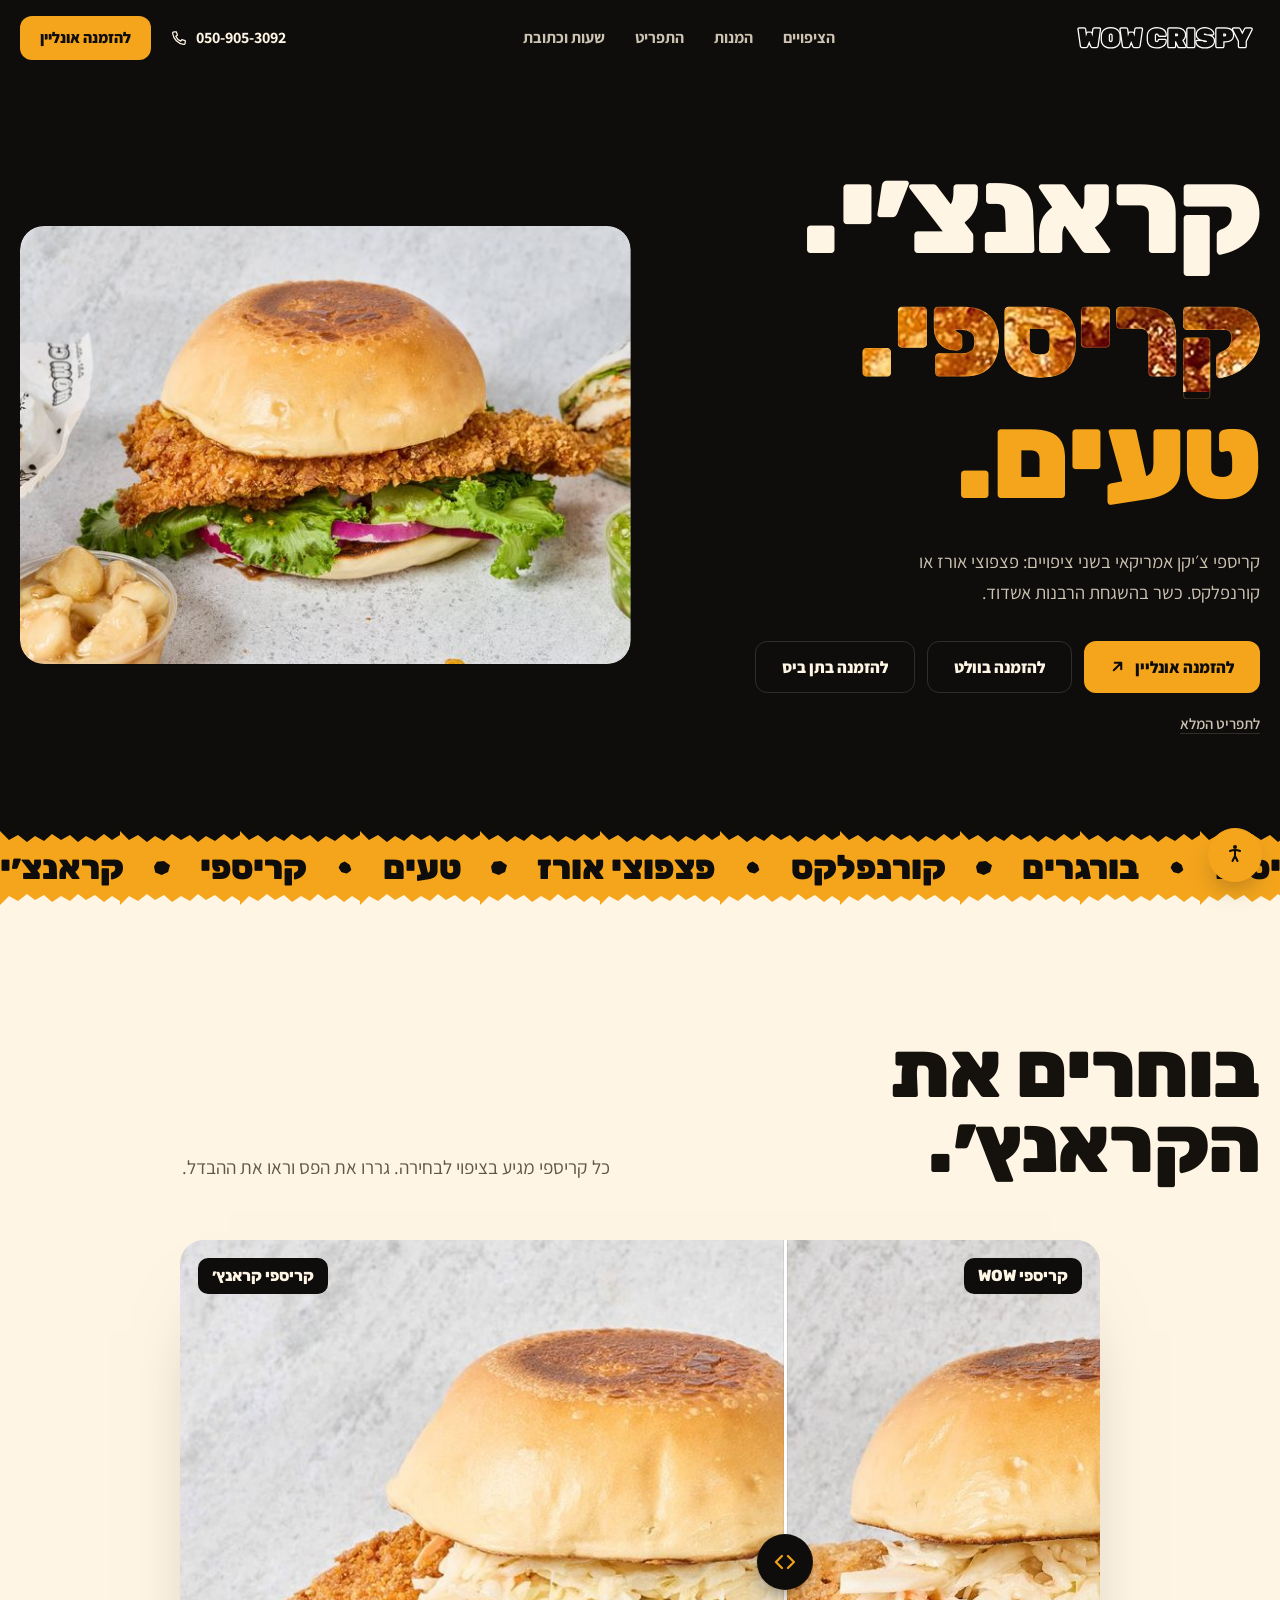
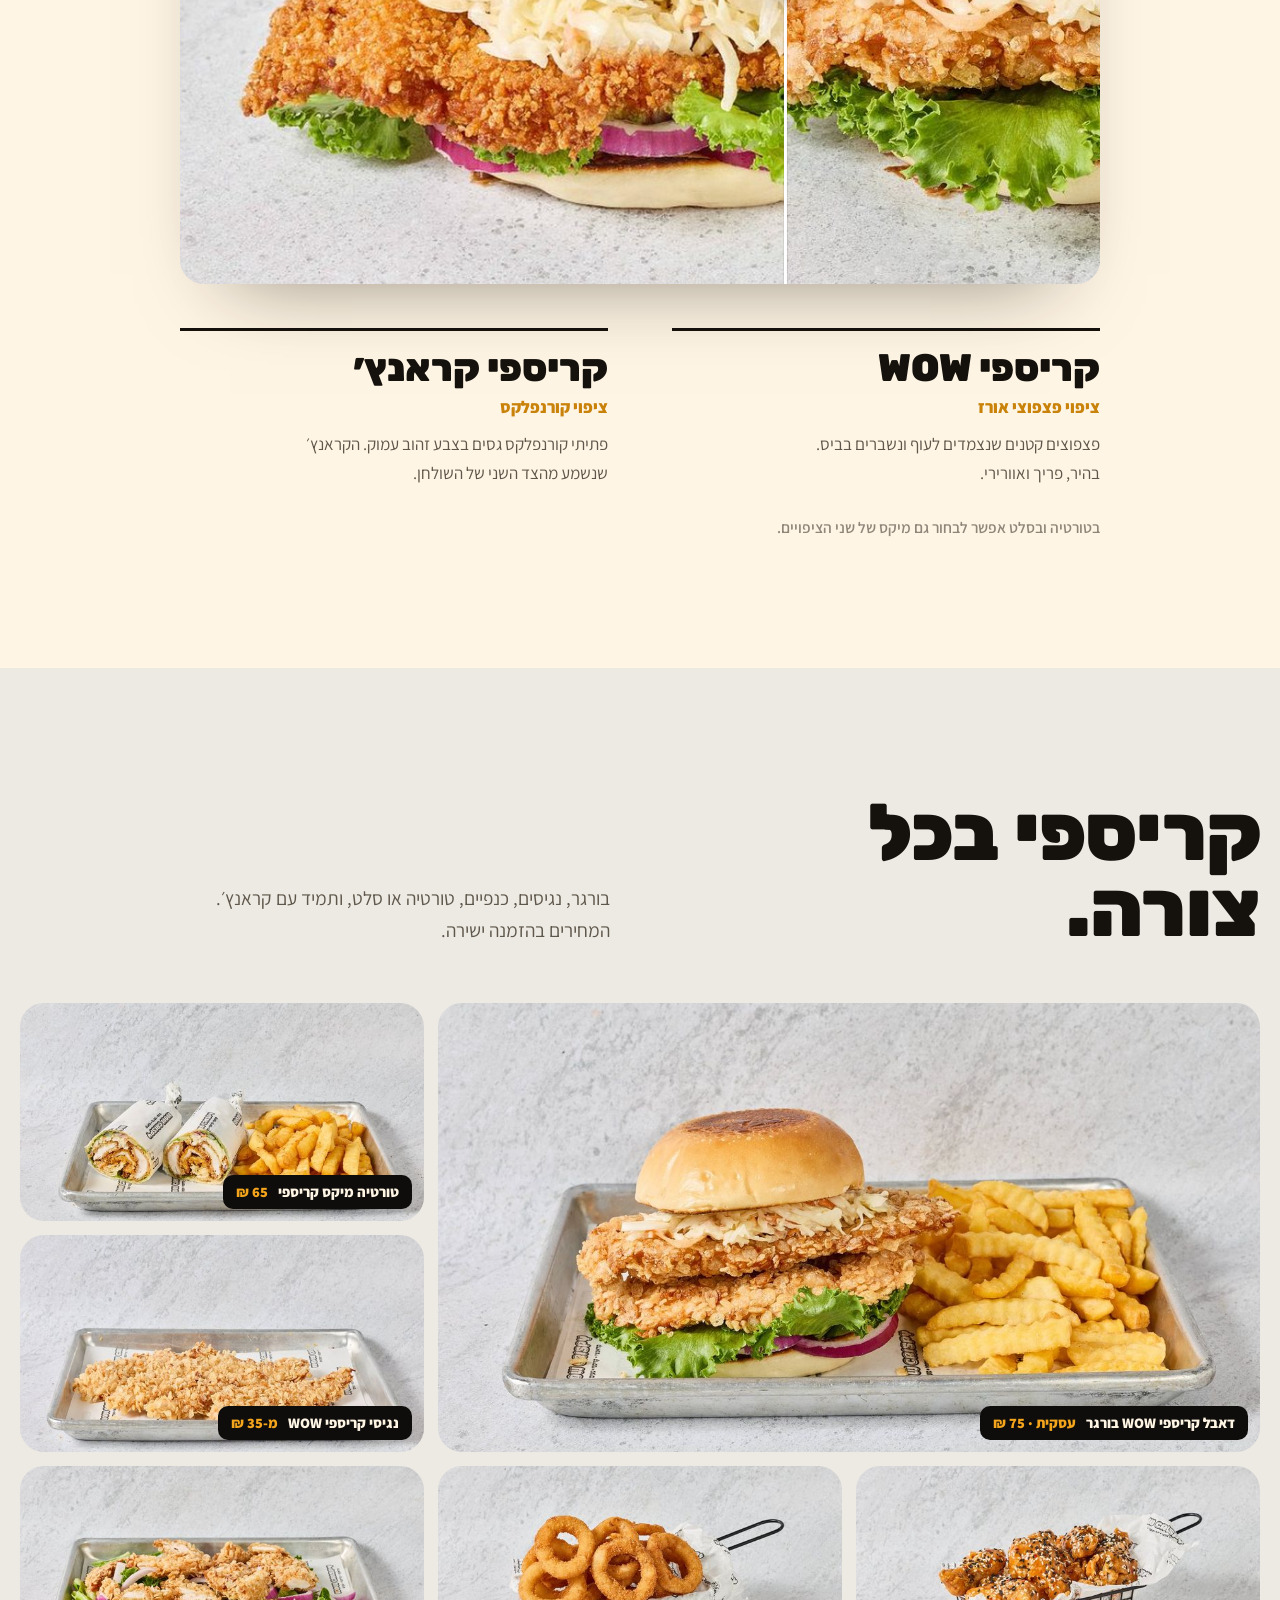
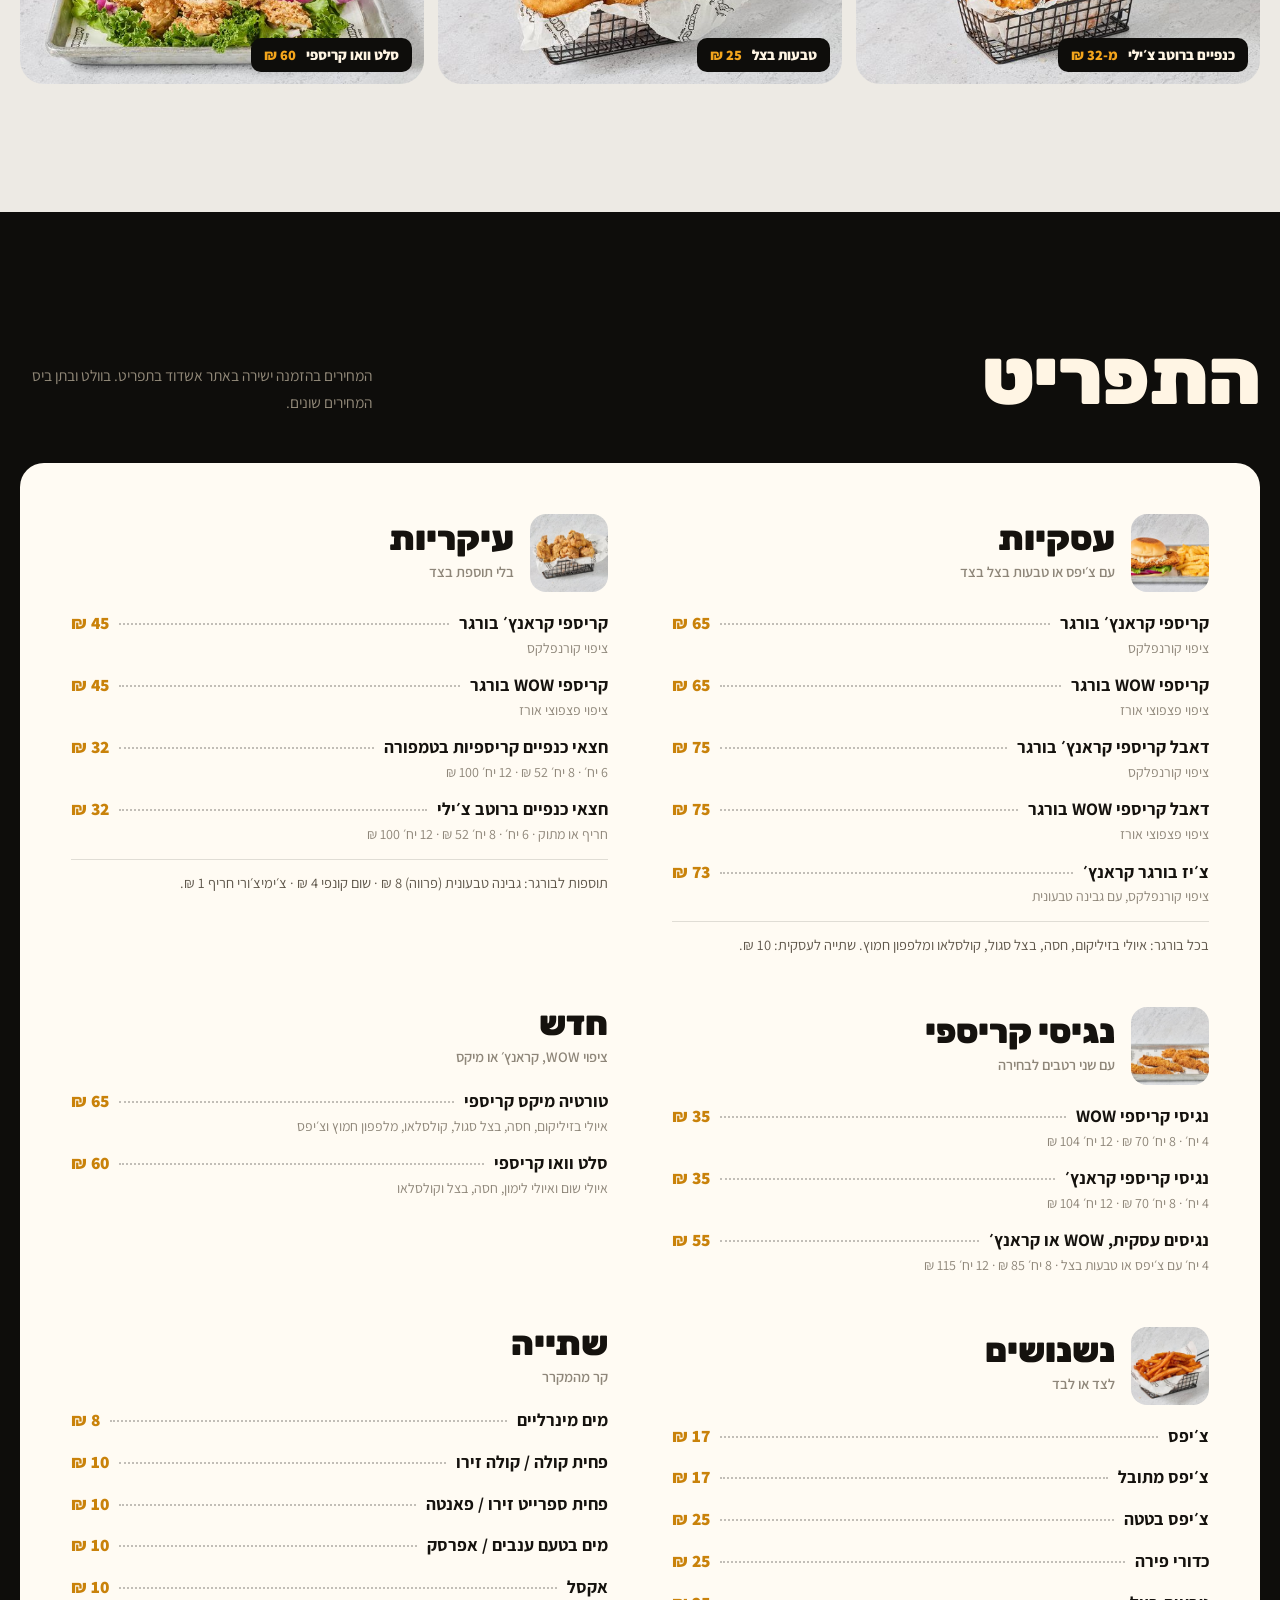
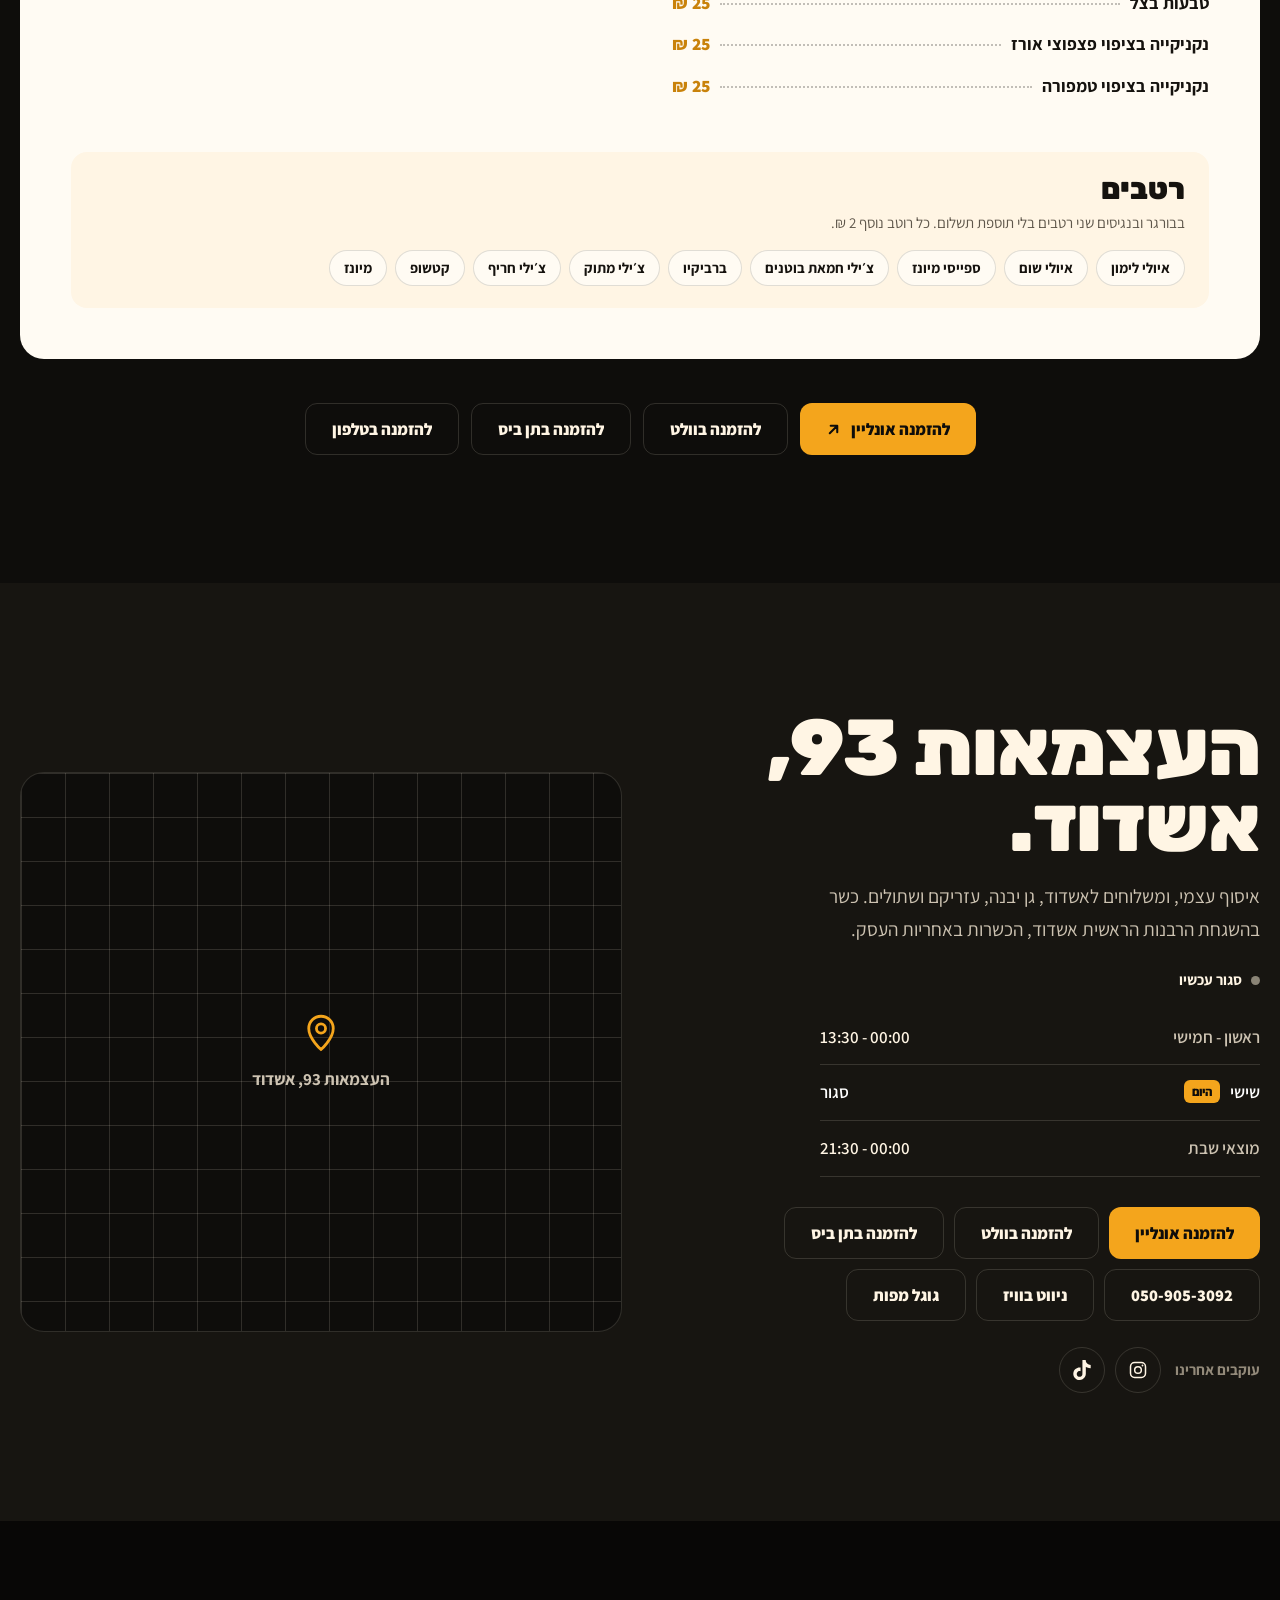
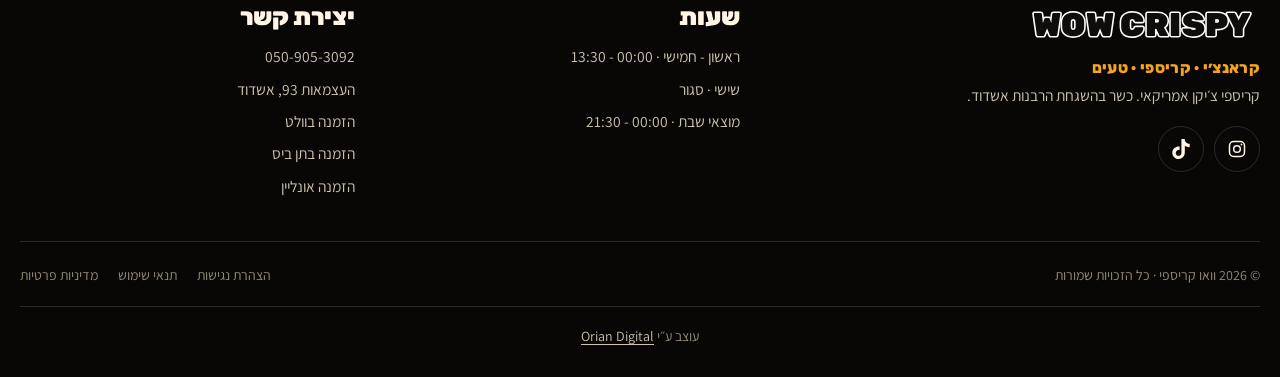
<file: index.html>
<!DOCTYPE html>
<html lang="he" dir="rtl">
<head>
<meta charset="UTF-8">
<meta name="viewport" content="width=device-width, initial-scale=1">
<meta http-equiv="Content-Security-Policy" content="default-src 'self'; base-uri 'self'; object-src 'none'; form-action 'self'; img-src 'self' data:; script-src 'self'; style-src 'self' 'unsafe-inline'; font-src 'self'; frame-src https://maps.google.com https://www.google.com; connect-src 'self'; upgrade-insecure-requests">
<meta name="referrer" content="strict-origin-when-cross-origin">
<title>וואו קריספי · קריספי צ׳יקן אמריקאי · אשדוד</title>
<meta name="description" content="וואו קריספי אשדוד: קריספי צ׳יקן אמריקאי בשני ציפויים, פצפוצי אורז או קורנפלקס. בורגרים, נגיסים, כנפיים וטורטיה. כשר בהשגחת הרבנות אשדוד. העצמאות 93 · 050-905-3092.">
<link rel="canonical" href="https://oriantoledano-ship-it.github.io/wow-crispy/">
<meta property="og:type" content="website">
<meta property="og:locale" content="he_IL">
<meta property="og:title" content="וואו קריספי · אשדוד">
<meta property="og:description" content="קריספי צ׳יקן אמריקאי בשני ציפויים: פצפוצי אורז או קורנפלקס. העצמאות 93, אשדוד.">
<meta property="og:image" content="https://oriantoledano-ship-it.github.io/wow-crispy/assets/img/og.jpg">
<meta name="theme-color" content="#0E0D0B">
<link rel="icon" href="favicon.ico" sizes="any">
<link rel="icon" type="image/png" sizes="32x32" href="assets/img/favicon-32.png">
<link rel="icon" type="image/png" sizes="192x192" href="assets/img/favicon-192.png">
<link rel="apple-touch-icon" href="assets/img/apple-touch-icon.png">
<script src="assets/framebust.js"></script>
<script src="assets/boot.js?v=1"></script>
<link rel="preload" href="assets/fonts/rubik-hebrew.woff2" as="font" type="font/woff2" crossorigin>
<link rel="stylesheet" href="assets/fonts.css?v=1">
<link rel="stylesheet" href="assets/site.css?v=3">
<link rel="stylesheet" href="assets/a11y.css?v=1">
<script src="assets/a11y.js?v=1"></script>
<script type="application/ld+json">
{"@context":"https://schema.org","@type":"Restaurant","name":"וואו קריספי","alternateName":"WOW CRISPY","image":"https://oriantoledano-ship-it.github.io/wow-crispy/assets/img/hero-1600.jpg","telephone":"+972-50-905-3092","servesCuisine":"קריספי צ׳יקן אמריקאי","address":{"@type":"PostalAddress","streetAddress":"העצמאות 93","addressLocality":"אשדוד","addressCountry":"IL"},"geo":{"@type":"GeoCoordinates","latitude":31.7890849,"longitude":34.6421143},"openingHoursSpecification":[{"@type":"OpeningHoursSpecification","dayOfWeek":["Sunday","Monday","Tuesday","Wednesday","Thursday"],"opens":"13:30","closes":"23:59"},{"@type":"OpeningHoursSpecification","dayOfWeek":"Saturday","opens":"21:30","closes":"23:59"}],"url":"https://oriantoledano-ship-it.github.io/wow-crispy/","sameAs":["https://www.instagram.com/wow_crispy_ashdod/","https://www.tiktok.com/@wow.crispy","https://wolt.com/he/isr/ashdod-and-lachish-area/restaurant/wow-crispy","https://www.10bis.co.il/next/restaurants/menu/delivery/48089/%D7%95%D7%95%D7%90%D7%95-%D7%A7%D7%A8%D7%99%D7%A1%D7%A4%D7%99"]}
</script>
</head>
<body>

<header class="hdr" id="hdr">
  <div class="hdr-in">
    <a href="#top" class="brand" aria-label="וואו קריספי - לראש העמוד">
      <svg class="logo" viewBox="0 0 330 56" aria-hidden="true"><text x="165" y="43" text-anchor="middle" direction="ltr">WOW CRISPY</text></svg>
    </a>
    <nav class="nav" aria-label="ניווט ראשי">
      <a href="#coats">הציפויים</a>
      <a href="#hits">המנות</a>
      <a href="#menu">התפריט</a>
      <a href="#visit">שעות וכתובת</a>
    </nav>
    <div class="hdr-act">
      <a href="tel:+972509053092" class="hdr-tel" aria-label="התקשרו אלינו: 050-905-3092">
        <svg viewBox="0 0 24 24" aria-hidden="true"><path d="M6.6 3.5h2.6l1.4 4.3-2 1.4a12 12 0 0 0 6.2 6.2l1.4-2 4.3 1.4v2.6a2 2 0 0 1-2.2 2A16.5 16.5 0 0 1 4.6 5.7a2 2 0 0 1 2-2.2z"/></svg>
        <span>050-905-3092</span>
      </a>
      <a href="https://www.ashdodmenu.co.il/restaurants/wow" class="btn btn--gold btn--sm hdr-order" target="_blank" rel="noopener noreferrer">להזמנה אונליין</a>
      <button class="burger" type="button" aria-label="פתיחת תפריט" aria-expanded="false" aria-controls="drawer"><span></span><span></span></button>
    </div>
  </div>
</header>

<div class="drawer" id="drawer" aria-hidden="true">
  <nav aria-label="ניווט במובייל">
    <a href="#coats">הציפויים</a>
    <a href="#hits">המנות</a>
    <a href="#menu">התפריט</a>
    <a href="#visit">שעות וכתובת</a>
  </nav>
  <div class="drawer-foot">
    <a href="https://www.ashdodmenu.co.il/restaurants/wow" class="btn btn--gold" target="_blank" rel="noopener noreferrer">להזמנה אונליין</a>
    <a href="https://wolt.com/he/isr/ashdod-and-lachish-area/restaurant/wow-crispy" class="btn btn--ghost" target="_blank" rel="noopener noreferrer">להזמנה בוולט</a>
    <a href="https://www.10bis.co.il/next/restaurants/menu/delivery/48089/%D7%95%D7%95%D7%90%D7%95-%D7%A7%D7%A8%D7%99%D7%A1%D7%A4%D7%99" class="btn btn--ghost" target="_blank" rel="noopener noreferrer">להזמנה בתן ביס</a>
    <a href="tel:+972509053092" class="btn btn--ghost">050-905-3092</a>
  </div>
</div>

<main id="main">

  <section class="hero" id="top">
    <div class="hero-in wrap">
      <div class="hero-txt">
        <h1 class="hero-h">
          <span class="ln"><span>קראנצ׳י.</span></span>
          <span class="ln"><span class="crisp">קריספי.</span></span>
          <span class="ln"><span class="gold">טעים.</span></span>
        </h1>
        <p class="hero-p">קריספי צ׳יקן אמריקאי בשני ציפויים: פצפוצי אורז או קורנפלקס. כשר בהשגחת הרבנות אשדוד.</p>
        <div class="hero-cta">
          <a href="https://www.ashdodmenu.co.il/restaurants/wow" class="btn btn--gold" target="_blank" rel="noopener noreferrer">להזמנה אונליין
            <svg viewBox="0 0 16 16" aria-hidden="true"><path d="M12 4 4 12M5 4h7v7"/></svg></a>
          <a href="https://wolt.com/he/isr/ashdod-and-lachish-area/restaurant/wow-crispy" class="btn btn--ghost" target="_blank" rel="noopener noreferrer">להזמנה בוולט</a>
          <a href="https://www.10bis.co.il/next/restaurants/menu/delivery/48089/%D7%95%D7%95%D7%90%D7%95-%D7%A7%D7%A8%D7%99%D7%A1%D7%A4%D7%99" class="btn btn--ghost" target="_blank" rel="noopener noreferrer">להזמנה בתן ביס</a>
        </div>
        <p class="hero-also"><a href="#menu">לתפריט המלא</a></p>
      </div>
      <div class="hero-pic">
        <img src="assets/img/hero-1600.jpg" srcset="assets/img/hero-800.jpg 800w, assets/img/hero-1600.jpg 1600w" sizes="(max-width:900px) 100vw, 52vw" alt="קריספי בורגר בציפוי קורנפלקס עם חסה ובצל סגול, ולידו טורטיה קריספי ושום קונפי" width="1600" height="900" fetchpriority="high">
      </div>
    </div>
  </section>

  <div class="ticker" aria-hidden="true">
    <div class="ticker-track">
      <span>קראנצ׳י</span><i></i><span>קריספי</span><i></i><span>טעים</span><i></i><span>פצפוצי אורז</span><i></i><span>קורנפלקס</span><i></i><span>בורגרים</span><i></i><span>נגיסים</span><i></i><span>כנפיים</span><i></i>
    </div>
  </div>

  <section class="coats sec" id="coats">
    <div class="wrap">
      <div class="sec-head">
        <h2 class="h2 rv">בוחרים את הקראנץ׳.</h2>
        <p class="lede rv">כל קריספי מגיע בציפוי לבחירה. גררו את הפס וראו את ההבדל.</p>
      </div>
      <div class="cmp rv" id="cmp">
        <img class="cmp-base" src="assets/img/coat-crunch-1000.jpg" srcset="assets/img/coat-crunch-600.jpg 600w, assets/img/coat-crunch-1000.jpg 1000w" sizes="(max-width:1060px) 92vw, 1000px" alt="קריספי קראנץ׳ בורגר: חזה עוף בציפוי קורנפלקס זהוב, עם קולסלאו, חסה ובצל סגול" width="1000" height="700" loading="lazy">
        <div class="cmp-top">
          <img src="assets/img/coat-wow-1000.jpg" srcset="assets/img/coat-wow-600.jpg 600w, assets/img/coat-wow-1000.jpg 1000w" sizes="(max-width:1060px) 92vw, 1000px" alt="קריספי WOW בורגר: חזה עוף בציפוי פצפוצי אורז בהיר ופריך, עם קולסלאו, חסה ובצל סגול" width="1000" height="700" loading="lazy">
        </div>
        <span class="cmp-tag cmp-tag--wow" aria-hidden="true">קריספי WOW</span>
        <span class="cmp-tag cmp-tag--crunch" aria-hidden="true">קריספי קראנץ׳</span>
        <div class="cmp-handle" aria-hidden="true"><span><svg viewBox="0 0 24 24"><path d="M9 6 3 12l6 6M15 6l6 6-6 6"/></svg></span></div>
        <input class="cmp-range" type="range" min="0" max="100" value="50" dir="ltr" aria-label="השוואה בין ציפוי פצפוצי אורז לציפוי קורנפלקס">
      </div>
      <div class="coat-cards">
        <article class="coat rv">
          <h3>קריספי WOW</h3>
          <p class="coat-sub">ציפוי פצפוצי אורז</p>
          <p>פצפוצים קטנים שנצמדים לעוף ונשברים בביס. בהיר, פריך ואוורירי.</p>
        </article>
        <article class="coat rv">
          <h3>קריספי קראנץ׳</h3>
          <p class="coat-sub">ציפוי קורנפלקס</p>
          <p>פתיתי קורנפלקס גסים בצבע זהוב עמוק. הקראנץ׳ שנשמע מהצד השני של השולחן.</p>
        </article>
      </div>
      <p class="coat-note rv">בטורטיה ובסלט אפשר לבחור גם מיקס של שני הציפויים.</p>
    </div>
  </section>

  <section class="hits sec" id="hits">
    <div class="wrap">
      <div class="sec-head">
        <h2 class="h2 rv">קריספי בכל צורה.</h2>
        <p class="lede rv">בורגר, נגיסים, כנפיים, טורטיה או סלט, ותמיד עם קראנץ׳. המחירים בהזמנה ישירה.</p>
      </div>
      <div class="bento">
        <figure class="b b--a rv"><img src="assets/img/d-double-wow-1200.jpg" srcset="assets/img/d-double-wow-640.jpg 640w, assets/img/d-double-wow-1200.jpg 1200w" sizes="(max-width:760px) 92vw, 62vw" alt="דאבל קריספי WOW בורגר עם צ׳יפס על מגש" width="1200" height="675" loading="lazy"><figcaption><b>דאבל קריספי WOW בורגר</b><span>עסקית · 75 ₪</span></figcaption></figure>
        <figure class="b rv"><img src="assets/img/d-tortilla-640.jpg" srcset="assets/img/d-tortilla-640.jpg 640w, assets/img/d-tortilla-1200.jpg 1200w" sizes="(max-width:760px) 92vw, 31vw" alt="טורטיה מיקס קריספי חתוכה לשניים עם צ׳יפס" width="640" height="360" loading="lazy"><figcaption><b>טורטיה מיקס קריספי</b><span>65 ₪</span></figcaption></figure>
        <figure class="b rv"><img src="assets/img/d-nuggets-wow-640.jpg" srcset="assets/img/d-nuggets-wow-640.jpg 640w, assets/img/d-nuggets-wow-1200.jpg 1200w" sizes="(max-width:760px) 92vw, 31vw" alt="נגיסי קריספי בציפוי פצפוצי אורז בסלסלה" width="640" height="360" loading="lazy"><figcaption><b>נגיסי קריספי WOW</b><span>מ-35 ₪</span></figcaption></figure>
        <figure class="b rv"><img src="assets/img/d-wings-chili-640.jpg" srcset="assets/img/d-wings-chili-640.jpg 640w, assets/img/d-wings-chili-1200.jpg 1200w" sizes="(max-width:760px) 92vw, 31vw" alt="חצאי כנפיים ברוטב צ׳ילי עם שומשום בסלסלה" width="640" height="360" loading="lazy"><figcaption><b>כנפיים ברוטב צ׳ילי</b><span>מ-32 ₪</span></figcaption></figure>
        <figure class="b rv"><img src="assets/img/d-onion-rings-640.jpg" srcset="assets/img/d-onion-rings-640.jpg 640w, assets/img/d-onion-rings-1200.jpg 1200w" sizes="(max-width:760px) 92vw, 31vw" alt="טבעות בצל מטוגנות בסלסלה" width="640" height="360" loading="lazy"><figcaption><b>טבעות בצל</b><span>25 ₪</span></figcaption></figure>
        <figure class="b rv"><img src="assets/img/d-salad-640.jpg" srcset="assets/img/d-salad-640.jpg 640w, assets/img/d-salad-1200.jpg 1200w" sizes="(max-width:760px) 92vw, 31vw" alt="סלט וואו קריספי עם נתחי קריספי על חסה ובצל סגול" width="640" height="360" loading="lazy"><figcaption><b>סלט וואו קריספי</b><span>60 ₪</span></figcaption></figure>
      </div>
    </div>
  </section>

  <section class="menu sec" id="menu">
    <div class="wrap">
      <div class="menu-head">
        <h2 class="h2 rv">התפריט</h2>
        <p class="lede rv">המחירים בהזמנה ישירה באתר אשדוד בתפריט. בוולט ובתן ביס המחירים שונים.</p>
      </div>

      <div class="board rv">
        <div class="cat">
          <div class="cat-head"><img src="assets/img/m-crunch-burger-640.jpg" alt="" width="640" height="360" loading="lazy"><div><h3>עסקיות</h3><p>עם צ׳יפס או טבעות בצל בצד</p></div></div>
          <ul class="items">
            <li><span class="nm">קריספי קראנץ׳ בורגר</span><span class="pr">65 ₪</span><span class="ds">ציפוי קורנפלקס</span></li>
            <li><span class="nm">קריספי WOW בורגר</span><span class="pr">65 ₪</span><span class="ds">ציפוי פצפוצי אורז</span></li>
            <li><span class="nm">דאבל קריספי קראנץ׳ בורגר</span><span class="pr">75 ₪</span><span class="ds">ציפוי קורנפלקס</span></li>
            <li><span class="nm">דאבל קריספי WOW בורגר</span><span class="pr">75 ₪</span><span class="ds">ציפוי פצפוצי אורז</span></li>
            <li><span class="nm">צ׳יז בורגר קראנץ׳</span><span class="pr">73 ₪</span><span class="ds">ציפוי קורנפלקס, עם גבינה טבעונית</span></li>
          </ul>
          <p class="cat-foot">בכל בורגר: איולי בזיליקום, חסה, בצל סגול, קולסלאו ומלפפון חמוץ. שתייה לעסקית: 10 ₪.</p>
        </div>

        <div class="cat">
          <div class="cat-head"><img src="assets/img/m-wings-tempura-640.jpg" alt="" width="640" height="360" loading="lazy"><div><h3>עיקריות</h3><p>בלי תוספת בצד</p></div></div>
          <ul class="items">
            <li><span class="nm">קריספי קראנץ׳ בורגר</span><span class="pr">45 ₪</span><span class="ds">ציפוי קורנפלקס</span></li>
            <li><span class="nm">קריספי WOW בורגר</span><span class="pr">45 ₪</span><span class="ds">ציפוי פצפוצי אורז</span></li>
            <li><span class="nm">חצאי כנפיים קריספיות בטמפורה</span><span class="pr">32 ₪</span><span class="ds">6 יח׳ · 8 יח׳ 52 ₪ · 12 יח׳ 100 ₪</span></li>
            <li><span class="nm">חצאי כנפיים ברוטב צ׳ילי</span><span class="pr">32 ₪</span><span class="ds">חריף או מתוק · 6 יח׳ · 8 יח׳ 52 ₪ · 12 יח׳ 100 ₪</span></li>
          </ul>
          <p class="cat-foot">תוספות לבורגר: גבינה טבעונית (פרווה) 8 ₪ · שום קונפי 4 ₪ · צ׳ימיצ׳ורי חריף 1 ₪.</p>
        </div>

        <div class="cat">
          <div class="cat-head"><img src="assets/img/m-nuggets-crunch-640.jpg" alt="" width="640" height="360" loading="lazy"><div><h3>נגיסי קריספי</h3><p>עם שני רטבים לבחירה</p></div></div>
          <ul class="items">
            <li><span class="nm">נגיסי קריספי WOW</span><span class="pr">35 ₪</span><span class="ds">4 יח׳ · 8 יח׳ 70 ₪ · 12 יח׳ 104 ₪</span></li>
            <li><span class="nm">נגיסי קריספי קראנץ׳</span><span class="pr">35 ₪</span><span class="ds">4 יח׳ · 8 יח׳ 70 ₪ · 12 יח׳ 104 ₪</span></li>
            <li><span class="nm">נגיסים עסקית, WOW או קראנץ׳</span><span class="pr">55 ₪</span><span class="ds">4 יח׳ עם צ׳יפס או טבעות בצל · 8 יח׳ 85 ₪ · 12 יח׳ 115 ₪</span></li>
          </ul>
        </div>

        <div class="cat">
          <div class="cat-head cat-head--plain"><div><h3>חדש</h3><p>ציפוי WOW, קראנץ׳ או מיקס</p></div></div>
          <ul class="items">
            <li><span class="nm">טורטיה מיקס קריספי</span><span class="pr">65 ₪</span><span class="ds">איולי בזיליקום, חסה, בצל סגול, קולסלאו, מלפפון חמוץ וצ׳יפס</span></li>
            <li><span class="nm">סלט וואו קריספי</span><span class="pr">60 ₪</span><span class="ds">איולי שום ואיולי לימון, חסה, בצל וקולסלאו</span></li>
          </ul>
        </div>

        <div class="cat">
          <div class="cat-head"><img src="assets/img/m-sweet-fries-640.jpg" alt="" width="640" height="360" loading="lazy"><div><h3>נשנושים</h3><p>לצד או לבד</p></div></div>
          <ul class="items">
            <li><span class="nm">צ׳יפס</span><span class="pr">17 ₪</span></li>
            <li><span class="nm">צ׳יפס מתובל</span><span class="pr">17 ₪</span></li>
            <li><span class="nm">צ׳יפס בטטה</span><span class="pr">25 ₪</span></li>
            <li><span class="nm">כדורי פירה</span><span class="pr">25 ₪</span></li>
            <li><span class="nm">טבעות בצל</span><span class="pr">25 ₪</span></li>
            <li><span class="nm">נקניקייה בציפוי פצפוצי אורז</span><span class="pr">25 ₪</span></li>
            <li><span class="nm">נקניקייה בציפוי טמפורה</span><span class="pr">25 ₪</span></li>
          </ul>
        </div>

        <div class="cat">
          <div class="cat-head cat-head--plain"><div><h3>שתייה</h3><p>קר מהמקרר</p></div></div>
          <ul class="items">
            <li><span class="nm">מים מינרליים</span><span class="pr">8 ₪</span></li>
            <li><span class="nm">פחית קולה / קולה זירו</span><span class="pr">10 ₪</span></li>
            <li><span class="nm">פחית ספרייט זירו / פאנטה</span><span class="pr">10 ₪</span></li>
            <li><span class="nm">מים בטעם ענבים / אפרסק</span><span class="pr">10 ₪</span></li>
            <li><span class="nm">אקסל</span><span class="pr">10 ₪</span></li>
          </ul>
        </div>

        <div class="sauces">
          <h3>רטבים</h3>
          <p>בבורגר ובנגיסים שני רטבים בלי תוספת תשלום. כל רוטב נוסף 2 ₪.</p>
          <ul class="chips">
            <li>איולי לימון</li><li>איולי שום</li><li>ספייסי מיונז</li><li>צ׳ילי חמאת בוטנים</li><li>ברביקיו</li><li>צ׳ילי מתוק</li><li>צ׳ילי חריף</li><li>קטשופ</li><li>מיונז</li>
          </ul>
        </div>
      </div>

      <div class="menu-cta rv">
        <a href="https://www.ashdodmenu.co.il/restaurants/wow" class="btn btn--gold" target="_blank" rel="noopener noreferrer">להזמנה אונליין
          <svg viewBox="0 0 16 16" aria-hidden="true"><path d="M12 4 4 12M5 4h7v7"/></svg></a>
        <a href="https://wolt.com/he/isr/ashdod-and-lachish-area/restaurant/wow-crispy" class="btn btn--ghost" target="_blank" rel="noopener noreferrer">להזמנה בוולט</a>
        <a href="https://www.10bis.co.il/next/restaurants/menu/delivery/48089/%D7%95%D7%95%D7%90%D7%95-%D7%A7%D7%A8%D7%99%D7%A1%D7%A4%D7%99" class="btn btn--ghost" target="_blank" rel="noopener noreferrer">להזמנה בתן ביס</a>
        <a href="tel:+972509053092" class="btn btn--ghost">להזמנה בטלפון</a>
      </div>
    </div>
  </section>

  <section class="visit sec" id="visit">
    <div class="wrap visit-in">
      <div class="visit-txt">
        <h2 class="h2 rv">העצמאות 93, אשדוד.</h2>
        <p class="lede rv">איסוף עצמי, ומשלוחים לאשדוד, גן יבנה, עזריקם ושתולים. כשר בהשגחת הרבנות הראשית אשדוד, הכשרות באחריות העסק.</p>
        <div class="open-now rv" data-open hidden></div>
        <table class="hours rv" aria-label="שעות פתיחה">
          <tr data-days="0,1,2,3,4"><th scope="row">ראשון - חמישי</th><td>13:30 - 00:00</td></tr>
          <tr data-days="5"><th scope="row">שישי</th><td>סגור</td></tr>
          <tr data-days="6"><th scope="row">מוצאי שבת</th><td>21:30 - 00:00</td></tr>
        </table>
        <div class="visit-cta rv">
          <a href="https://www.ashdodmenu.co.il/restaurants/wow" class="btn btn--gold" target="_blank" rel="noopener noreferrer">להזמנה אונליין</a>
          <a href="https://wolt.com/he/isr/ashdod-and-lachish-area/restaurant/wow-crispy" class="btn btn--ghost" target="_blank" rel="noopener noreferrer">להזמנה בוולט</a>
          <a href="https://www.10bis.co.il/next/restaurants/menu/delivery/48089/%D7%95%D7%95%D7%90%D7%95-%D7%A7%D7%A8%D7%99%D7%A1%D7%A4%D7%99" class="btn btn--ghost" target="_blank" rel="noopener noreferrer">להזמנה בתן ביס</a>
          <a href="tel:+972509053092" class="btn btn--ghost btn--tel">050-905-3092</a>
          <a href="https://waze.com/ul?ll=31.7890849,34.6421143&amp;navigate=yes" class="btn btn--ghost" target="_blank" rel="noopener noreferrer">ניווט בוויז</a>
          <a href="https://maps.app.goo.gl/PjRkFYNZoEapg1jY7" class="btn btn--ghost" target="_blank" rel="noopener noreferrer">גוגל מפות</a>
        </div>
        <div class="follow rv">
          <span>עוקבים אחרינו</span>
          <div class="social">
          <a href="https://www.instagram.com/wow_crispy_ashdod/" target="_blank" rel="noopener noreferrer" aria-label="וואו קריספי באינסטגרם"><svg viewBox="0 0 24 24" aria-hidden="true"><rect x="3" y="3" width="18" height="18" rx="5"/><circle cx="12" cy="12" r="4"/><circle class="dot" cx="17.4" cy="6.6" r="1.1"/></svg></a>
          <a href="https://www.tiktok.com/@wow.crispy" target="_blank" rel="noopener noreferrer" aria-label="וואו קריספי בטיקטוק"><svg viewBox="0 0 24 24" aria-hidden="true"><path class="fill" d="M12.53.02c1.31-.02 2.61-.01 3.91-.02.08 1.53.63 3.09 1.75 4.17 1.12 1.11 2.7 1.62 4.24 1.79v4.03c-1.44-.05-2.89-.35-4.2-.97-.57-.26-1.1-.59-1.62-.93-.01 2.92.01 5.84-.02 8.75-.08 1.4-.54 2.79-1.35 3.94-1.31 1.92-3.58 3.17-5.91 3.21-1.43.08-2.86-.31-4.08-1.03-2.02-1.19-3.44-3.37-3.65-5.71-.02-.5-.03-1-.01-1.49.18-1.9 1.12-3.72 2.58-4.96 1.66-1.44 3.98-2.13 6.15-1.72.02 1.48-.04 2.96-.04 4.44-.99-.32-2.15-.23-3.02.37-.63.41-1.11 1.04-1.36 1.75-.21.51-.15 1.07-.14 1.61.24 1.64 1.82 3.02 3.5 2.87 1.12-.01 2.19-.66 2.77-1.61.19-.33.4-.67.41-1.06.1-1.79.06-3.57.07-5.36.01-4.03-.01-8.05.02-12.07z"/></svg></a>
        </div>
        </div>
      </div>
      <div class="map rv" data-map="https://maps.google.com/maps?q=31.7890849,34.6421143&amp;hl=he&amp;z=16&amp;output=embed">
        <div class="map-ph" aria-hidden="true">
          <svg viewBox="0 0 24 24"><path d="M12 22s7-6.2 7-12a7 7 0 1 0-14 0c0 5.8 7 12 7 12z"/><circle cx="12" cy="10" r="2.6"/></svg>
          <span>העצמאות 93, אשדוד</span>
        </div>
        <noscript><iframe src="https://maps.google.com/maps?q=31.7890849,34.6421143&amp;hl=he&amp;z=16&amp;output=embed" title="מפת הגעה לוואו קריספי" loading="lazy" referrerpolicy="no-referrer-when-downgrade"></iframe></noscript>
      </div>
    </div>
  </section>

</main>

<footer class="foot">
  <div class="wrap">
    <div class="foot-top">
      <div class="foot-brand">
        <svg class="logo" viewBox="0 0 330 56" aria-hidden="true"><text x="165" y="43" text-anchor="middle" direction="ltr">WOW CRISPY</text></svg>
        <p class="foot-tag">קראנצ׳י · קריספי · טעים</p>
        <p>קריספי צ׳יקן אמריקאי. כשר בהשגחת הרבנות אשדוד.</p>
        <div class="social">
          <a href="https://www.instagram.com/wow_crispy_ashdod/" target="_blank" rel="noopener noreferrer" aria-label="וואו קריספי באינסטגרם"><svg viewBox="0 0 24 24" aria-hidden="true"><rect x="3" y="3" width="18" height="18" rx="5"/><circle cx="12" cy="12" r="4"/><circle class="dot" cx="17.4" cy="6.6" r="1.1"/></svg></a>
          <a href="https://www.tiktok.com/@wow.crispy" target="_blank" rel="noopener noreferrer" aria-label="וואו קריספי בטיקטוק"><svg viewBox="0 0 24 24" aria-hidden="true"><path class="fill" d="M12.53.02c1.31-.02 2.61-.01 3.91-.02.08 1.53.63 3.09 1.75 4.17 1.12 1.11 2.7 1.62 4.24 1.79v4.03c-1.44-.05-2.89-.35-4.2-.97-.57-.26-1.1-.59-1.62-.93-.01 2.92.01 5.84-.02 8.75-.08 1.4-.54 2.79-1.35 3.94-1.31 1.92-3.58 3.17-5.91 3.21-1.43.08-2.86-.31-4.08-1.03-2.02-1.19-3.44-3.37-3.65-5.71-.02-.5-.03-1-.01-1.49.18-1.9 1.12-3.72 2.58-4.96 1.66-1.44 3.98-2.13 6.15-1.72.02 1.48-.04 2.96-.04 4.44-.99-.32-2.15-.23-3.02.37-.63.41-1.11 1.04-1.36 1.75-.21.51-.15 1.07-.14 1.61.24 1.64 1.82 3.02 3.5 2.87 1.12-.01 2.19-.66 2.77-1.61.19-.33.4-.67.41-1.06.1-1.79.06-3.57.07-5.36.01-4.03-.01-8.05.02-12.07z"/></svg></a>
        </div>
      </div>
      <div class="foot-col">
        <h3>שעות</h3>
        <p>ראשון - חמישי · <span dir="ltr">13:30 - 00:00</span></p>
        <p>שישי · סגור</p>
        <p>מוצאי שבת · <span dir="ltr">21:30 - 00:00</span></p>
      </div>
      <div class="foot-col">
        <h3>יצירת קשר</h3>
        <a href="tel:+972509053092" dir="ltr">050-905-3092</a>
        <p>העצמאות 93, אשדוד</p>
        <a href="https://wolt.com/he/isr/ashdod-and-lachish-area/restaurant/wow-crispy" target="_blank" rel="noopener noreferrer">הזמנה בוולט</a>
        <a href="https://www.10bis.co.il/next/restaurants/menu/delivery/48089/%D7%95%D7%95%D7%90%D7%95-%D7%A7%D7%A8%D7%99%D7%A1%D7%A4%D7%99" target="_blank" rel="noopener noreferrer">הזמנה בתן ביס</a>
        <a href="https://www.ashdodmenu.co.il/restaurants/wow" target="_blank" rel="noopener noreferrer">הזמנה אונליין</a>
      </div>
    </div>
    <div class="foot-bottom">
      <span>© <span data-year>2026</span> וואו קריספי · כל הזכויות שמורות</span>
      <nav class="foot-legal" aria-label="מסמכים משפטיים">
        <a href="accessibility.html">הצהרת נגישות</a>
        <a href="terms.html">תנאי שימוש</a>
        <a href="privacy.html">מדיניות פרטיות</a>
      </nav>
    </div>
    <div class="foot-credit">עוצב ע״י <a href="https://wa.me/972525372958" target="_blank" rel="noopener noreferrer">Orian Digital</a></div>
  </div>
</footer>

<div class="mcta" aria-hidden="true">
  <a href="https://www.ashdodmenu.co.il/restaurants/wow" class="mcta-order" target="_blank" rel="noopener noreferrer" tabindex="-1">להזמנה אונליין</a>
  <a href="tel:+972509053092" class="mcta-tel" tabindex="-1" aria-label="התקשרו">
    <svg viewBox="0 0 24 24"><path d="M6.6 3.5h2.6l1.4 4.3-2 1.4a12 12 0 0 0 6.2 6.2l1.4-2 4.3 1.4v2.6a2 2 0 0 1-2.2 2A16.5 16.5 0 0 1 4.6 5.7a2 2 0 0 1 2-2.2z"/></svg>
  </a>
</div>

<button class="a11y-btn" type="button" aria-label="פתיחת תפריט נגישות" aria-expanded="false" aria-controls="a11yPanel">
  <svg viewBox="0 0 24 24" width="24" height="24" aria-hidden="true"><circle cx="12" cy="4" r="2" fill="currentColor"/><path d="M12 7c-3 0-5 1-5 1M12 7c3 0 5 1 5 1M12 7v6m0 0l-2.5 5M12 13l2.5 5" stroke="currentColor" stroke-width="2" fill="none" stroke-linecap="round"/></svg>
</button>
<div class="a11y-panel" id="a11yPanel" role="dialog" aria-label="הגדרות נגישות" aria-hidden="true">
  <h2 class="a11y-title">נגישות</h2>
  <div class="a11y-row"><span>ניגודיות גבוהה</span><div class="a11y-seg" role="group" aria-label="ניגודיות"><button class="a11y-chip" type="button" data-key="contrast" data-val="normal" aria-pressed="true">רגילה</button><button class="a11y-chip" type="button" data-key="contrast" data-val="high" aria-pressed="false">גבוהה</button></div></div>
  <div class="a11y-row"><span>גודל טקסט</span><div class="a11y-seg" role="group" aria-label="גודל טקסט"><button class="a11y-chip" type="button" data-key="text" data-val="normal" aria-pressed="true">רגיל</button><button class="a11y-chip" type="button" data-key="text" data-val="large" aria-pressed="false">גדול</button></div></div>
  <div class="a11y-row"><span>הדגשת קישורים</span><div class="a11y-seg" role="group" aria-label="הדגשת קישורים"><button class="a11y-chip" type="button" data-key="links" data-val="off" aria-pressed="true">כבוי</button><button class="a11y-chip" type="button" data-key="links" data-val="on" aria-pressed="false">דלוק</button></div></div>
  <div class="a11y-row"><span>עצירת אנימציות</span><div class="a11y-seg" role="group" aria-label="עצירת אנימציות"><button class="a11y-chip" type="button" data-key="motion" data-val="on" aria-pressed="true">דלוקות</button><button class="a11y-chip" type="button" data-key="motion" data-val="off" aria-pressed="false">עצורות</button></div></div>
  <button class="a11y-reset" type="button">איפוס הגדרות</button>
  <a class="a11y-statement" href="accessibility.html">הצהרת נגישות</a>
</div>

<script src="assets/site.js?v=1"></script>
</body>
</html>
</file>
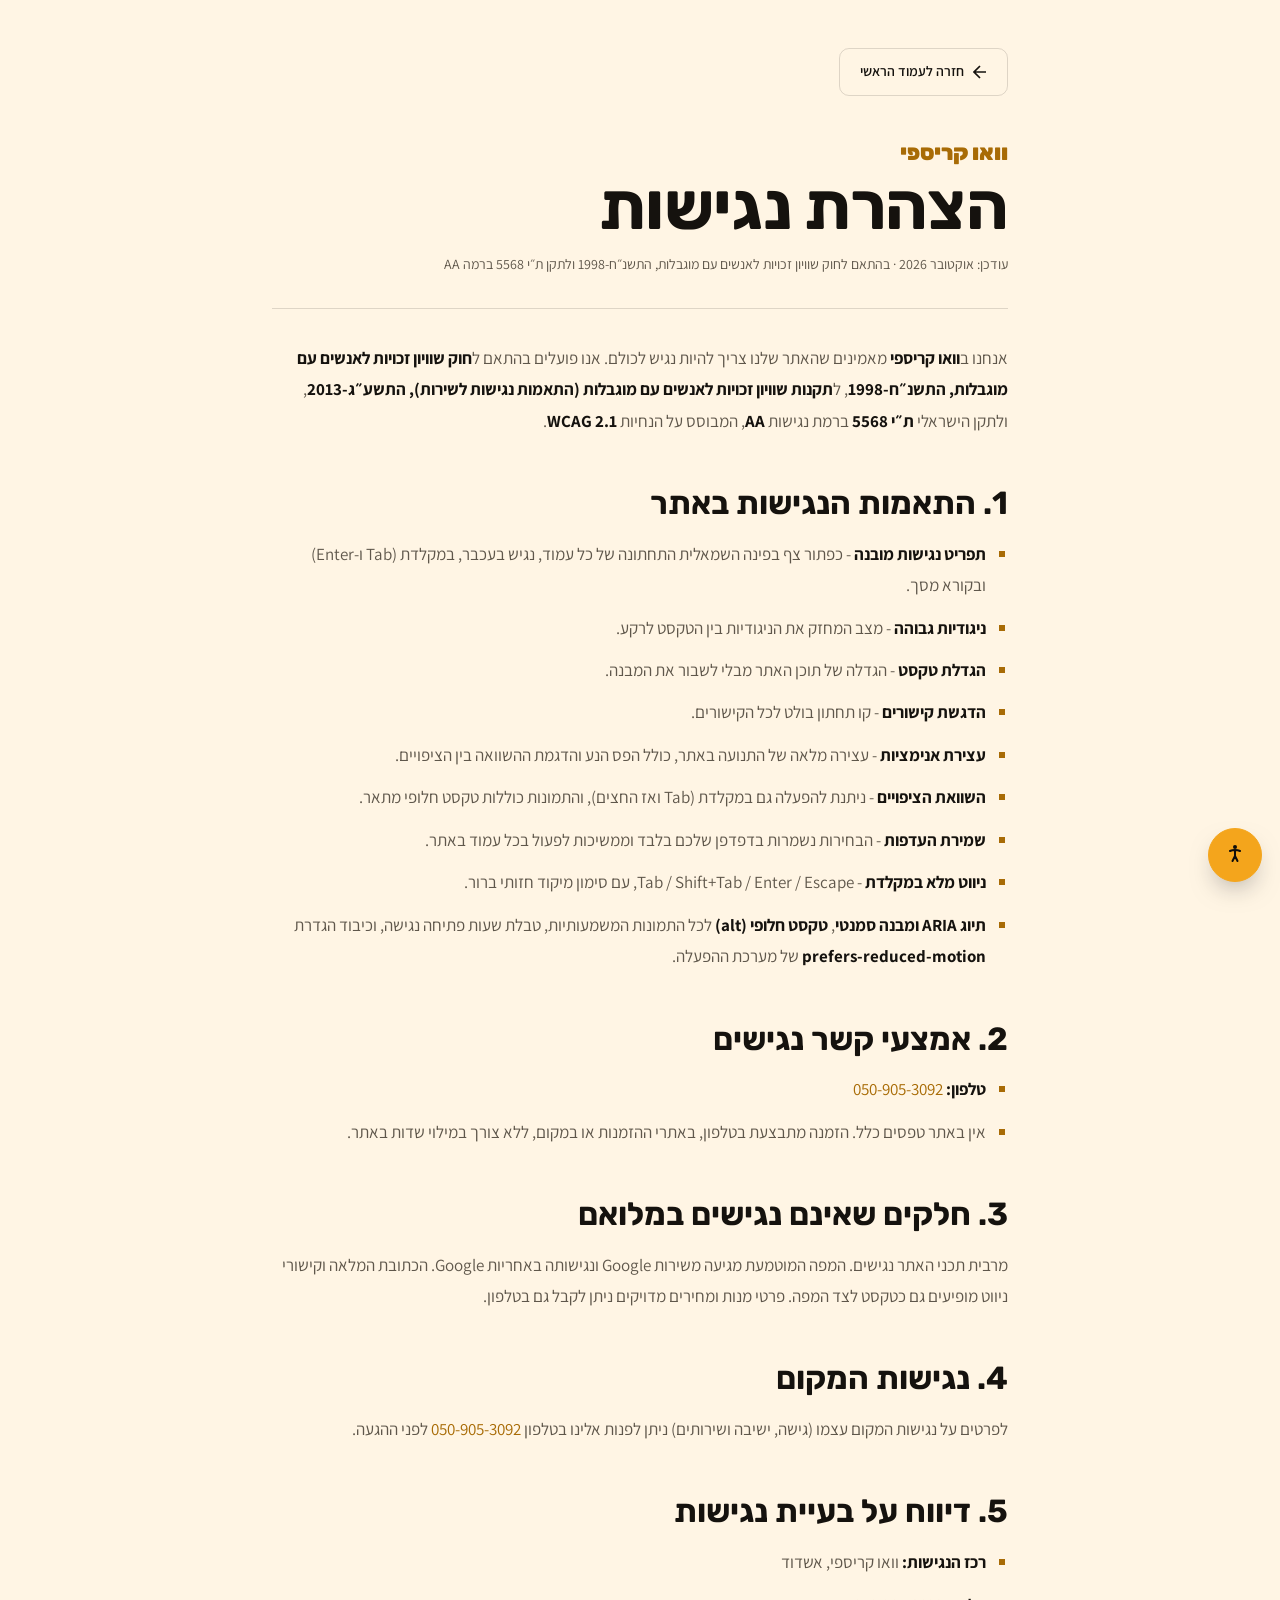
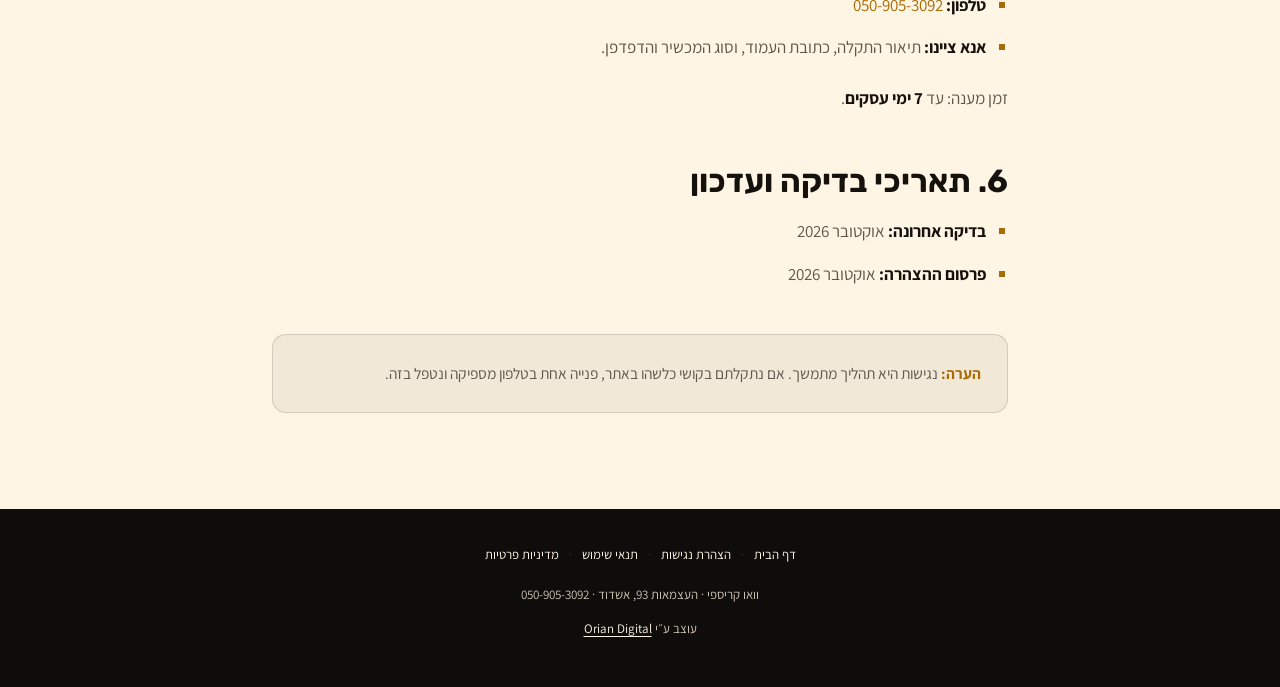
<file: accessibility.html>
<!DOCTYPE html>
<html lang="he" dir="rtl">
<head>
<meta charset="UTF-8">
<meta name="viewport" content="width=device-width, initial-scale=1">
<meta http-equiv="Content-Security-Policy" content="default-src 'self'; base-uri 'self'; object-src 'none'; form-action 'self'; frame-src 'none'; img-src 'self' data:; script-src 'self'; style-src 'self' 'unsafe-inline'; font-src 'self'; connect-src 'self'; upgrade-insecure-requests">
<meta name="referrer" content="strict-origin-when-cross-origin">
<title>הצהרת נגישות - וואו קריספי</title>
<meta name="description" content="הצהרת הנגישות של אתר וואו קריספי, בהתאם לתקן הישראלי ת״י 5568 ברמה AA.">
<meta name="theme-color" content="#0E0D0B">
<link rel="icon" href="favicon.ico" sizes="any">
<link rel="icon" type="image/png" sizes="32x32" href="assets/img/favicon-32.png">
<link rel="icon" type="image/png" sizes="192x192" href="assets/img/favicon-192.png">
<link rel="apple-touch-icon" href="assets/img/apple-touch-icon.png">
<script src="assets/framebust.js"></script>
<link rel="stylesheet" href="assets/fonts.css?v=1">
<link rel="stylesheet" href="assets/legal.css?v=1">
<link rel="stylesheet" href="assets/a11y.css?v=1">
<script src="assets/a11y.js?v=1"></script>
</head>
<body>

<button class="a11y-btn" type="button" aria-label="פתיחת תפריט נגישות" aria-expanded="false" aria-controls="a11yPanel">
  <svg viewBox="0 0 24 24" width="24" height="24" aria-hidden="true"><circle cx="12" cy="4" r="2" fill="currentColor"/><path d="M12 7c-3 0-5 1-5 1M12 7c3 0 5 1 5 1M12 7v6m0 0l-2.5 5M12 13l2.5 5" stroke="currentColor" stroke-width="2" fill="none" stroke-linecap="round"/></svg>
</button>
<div class="a11y-panel" id="a11yPanel" role="dialog" aria-label="הגדרות נגישות" aria-hidden="true">
  <h2 class="a11y-title">נגישות</h2>
  <div class="a11y-row"><span>ניגודיות גבוהה</span><div class="a11y-seg" role="group" aria-label="ניגודיות"><button class="a11y-chip" type="button" data-key="contrast" data-val="normal" aria-pressed="true">רגילה</button><button class="a11y-chip" type="button" data-key="contrast" data-val="high" aria-pressed="false">גבוהה</button></div></div>
  <div class="a11y-row"><span>גודל טקסט</span><div class="a11y-seg" role="group" aria-label="גודל טקסט"><button class="a11y-chip" type="button" data-key="text" data-val="normal" aria-pressed="true">רגיל</button><button class="a11y-chip" type="button" data-key="text" data-val="large" aria-pressed="false">גדול</button></div></div>
  <div class="a11y-row"><span>הדגשת קישורים</span><div class="a11y-seg" role="group" aria-label="הדגשת קישורים"><button class="a11y-chip" type="button" data-key="links" data-val="off" aria-pressed="true">כבוי</button><button class="a11y-chip" type="button" data-key="links" data-val="on" aria-pressed="false">דלוק</button></div></div>
  <div class="a11y-row"><span>עצירת אנימציות</span><div class="a11y-seg" role="group" aria-label="עצירת אנימציות"><button class="a11y-chip" type="button" data-key="motion" data-val="on" aria-pressed="true">דלוקות</button><button class="a11y-chip" type="button" data-key="motion" data-val="off" aria-pressed="false">עצורות</button></div></div>
  <button class="a11y-reset" type="button">איפוס הגדרות</button>
  <a class="a11y-statement" href="accessibility.html">הצהרת נגישות</a>
</div>

<main class="legal" id="main">
  <a class="back-home" href="index.html">
    <svg viewBox="0 0 14 14" fill="none" stroke="currentColor" stroke-width="1.7" aria-hidden="true"><path d="M1 7h12M7 1 1 7l6 6"/></svg>
    <span>חזרה לעמוד הראשי</span>
  </a>

  <span class="legal-brand">וואו קריספי</span>
  <h1>הצהרת נגישות</h1>
  <div class="legal-meta">עודכן: אוקטובר 2026 · בהתאם לחוק שוויון זכויות לאנשים עם מוגבלות, התשנ״ח-1998 ולתקן ת״י 5568 ברמה AA</div>

  <p>אנחנו ב<strong>וואו קריספי</strong> מאמינים שהאתר שלנו צריך להיות נגיש לכולם. אנו פועלים בהתאם ל<strong>חוק שוויון זכויות לאנשים עם מוגבלות, התשנ״ח-1998</strong>, ל<strong>תקנות שוויון זכויות לאנשים עם מוגבלות (התאמות נגישות לשירות), התשע״ג-2013</strong>, ולתקן הישראלי <strong>ת״י 5568</strong> ברמת נגישות <strong>AA</strong>, המבוסס על הנחיות <strong>WCAG 2.1</strong>.</p>

  <h2>1. התאמות הנגישות באתר</h2>
  <ul>
    <li><strong>תפריט נגישות מובנה</strong> - כפתור צף בפינה השמאלית התחתונה של כל עמוד, נגיש בעכבר, במקלדת (Tab ו-Enter) ובקורא מסך.</li>
    <li><strong>ניגודיות גבוהה</strong> - מצב המחזק את הניגודיות בין הטקסט לרקע.</li>
    <li><strong>הגדלת טקסט</strong> - הגדלה של תוכן האתר מבלי לשבור את המבנה.</li>
    <li><strong>הדגשת קישורים</strong> - קו תחתון בולט לכל הקישורים.</li>
    <li><strong>עצירת אנימציות</strong> - עצירה מלאה של התנועה באתר, כולל הפס הנע והדגמת ההשוואה בין הציפויים.</li>
    <li><strong>השוואת הציפויים</strong> - ניתנת להפעלה גם במקלדת (Tab ואז החצים), והתמונות כוללות טקסט חלופי מתאר.</li>
    <li><strong>שמירת העדפות</strong> - הבחירות נשמרות בדפדפן שלכם בלבד וממשיכות לפעול בכל עמוד באתר.</li>
    <li><strong>ניווט מלא במקלדת</strong> - Tab / Shift+Tab / Enter / Escape, עם סימון מיקוד חזותי ברור.</li>
    <li><strong>תיוג ARIA ומבנה סמנטי</strong>, <strong>טקסט חלופי (alt)</strong> לכל התמונות המשמעותיות, טבלת שעות פתיחה נגישה, וכיבוד הגדרת <strong>prefers-reduced-motion</strong> של מערכת ההפעלה.</li>
  </ul>

  <h2>2. אמצעי קשר נגישים</h2>
  <ul>
    <li><strong>טלפון:</strong> <a href="tel:+972509053092" dir="ltr">050-905-3092</a></li>
    <li>אין באתר טפסים כלל. הזמנה מתבצעת בטלפון, באתרי ההזמנות או במקום, ללא צורך במילוי שדות באתר.</li>
  </ul>

  <h2>3. חלקים שאינם נגישים במלואם</h2>
  <p>מרבית תכני האתר נגישים. המפה המוטמעת מגיעה משירות Google ונגישותה באחריות Google. הכתובת המלאה וקישורי ניווט מופיעים גם כטקסט לצד המפה. פרטי מנות ומחירים מדויקים ניתן לקבל גם בטלפון.</p>

  <h2>4. נגישות המקום</h2>
  <p>לפרטים על נגישות המקום עצמו (גישה, ישיבה ושירותים) ניתן לפנות אלינו בטלפון <a href="tel:+972509053092" dir="ltr">050-905-3092</a> לפני ההגעה.</p>

  <h2>5. דיווח על בעיית נגישות</h2>
  <ul>
    <li><strong>רכז הנגישות:</strong> וואו קריספי, אשדוד</li>
    <li><strong>טלפון:</strong> <a href="tel:+972509053092" dir="ltr">050-905-3092</a></li>
    <li><strong>אנא ציינו:</strong> תיאור התקלה, כתובת העמוד, וסוג המכשיר והדפדפן.</li>
  </ul>
  <p>זמן מענה: עד <strong>7 ימי עסקים</strong>.</p>

  <h2>6. תאריכי בדיקה ועדכון</h2>
  <ul>
    <li><strong>בדיקה אחרונה:</strong> אוקטובר 2026</li>
    <li><strong>פרסום ההצהרה:</strong> אוקטובר 2026</li>
  </ul>

  <div class="legal-note">
    <strong>הערה:</strong> נגישות היא תהליך מתמשך. אם נתקלתם בקושי כלשהו באתר, פנייה אחת בטלפון מספיקה ונטפל בזה.
  </div>
</main>

<footer class="legal-foot">
  <nav aria-label="מסמכים משפטיים">
    <a href="index.html">דף הבית</a>
    <span aria-hidden="true">·</span>
    <a href="accessibility.html">הצהרת נגישות</a>
    <span aria-hidden="true">·</span>
    <a href="terms.html">תנאי שימוש</a>
    <span aria-hidden="true">·</span>
    <a href="privacy.html">מדיניות פרטיות</a>
  </nav>
  <div>וואו קריספי · העצמאות 93, אשדוד · 050-905-3092</div>
  <div class="legal-credit">עוצב ע״י <a href="https://wa.me/972525372958" target="_blank" rel="noopener noreferrer">Orian Digital</a></div>
</footer>

</body>
</html>
</file>
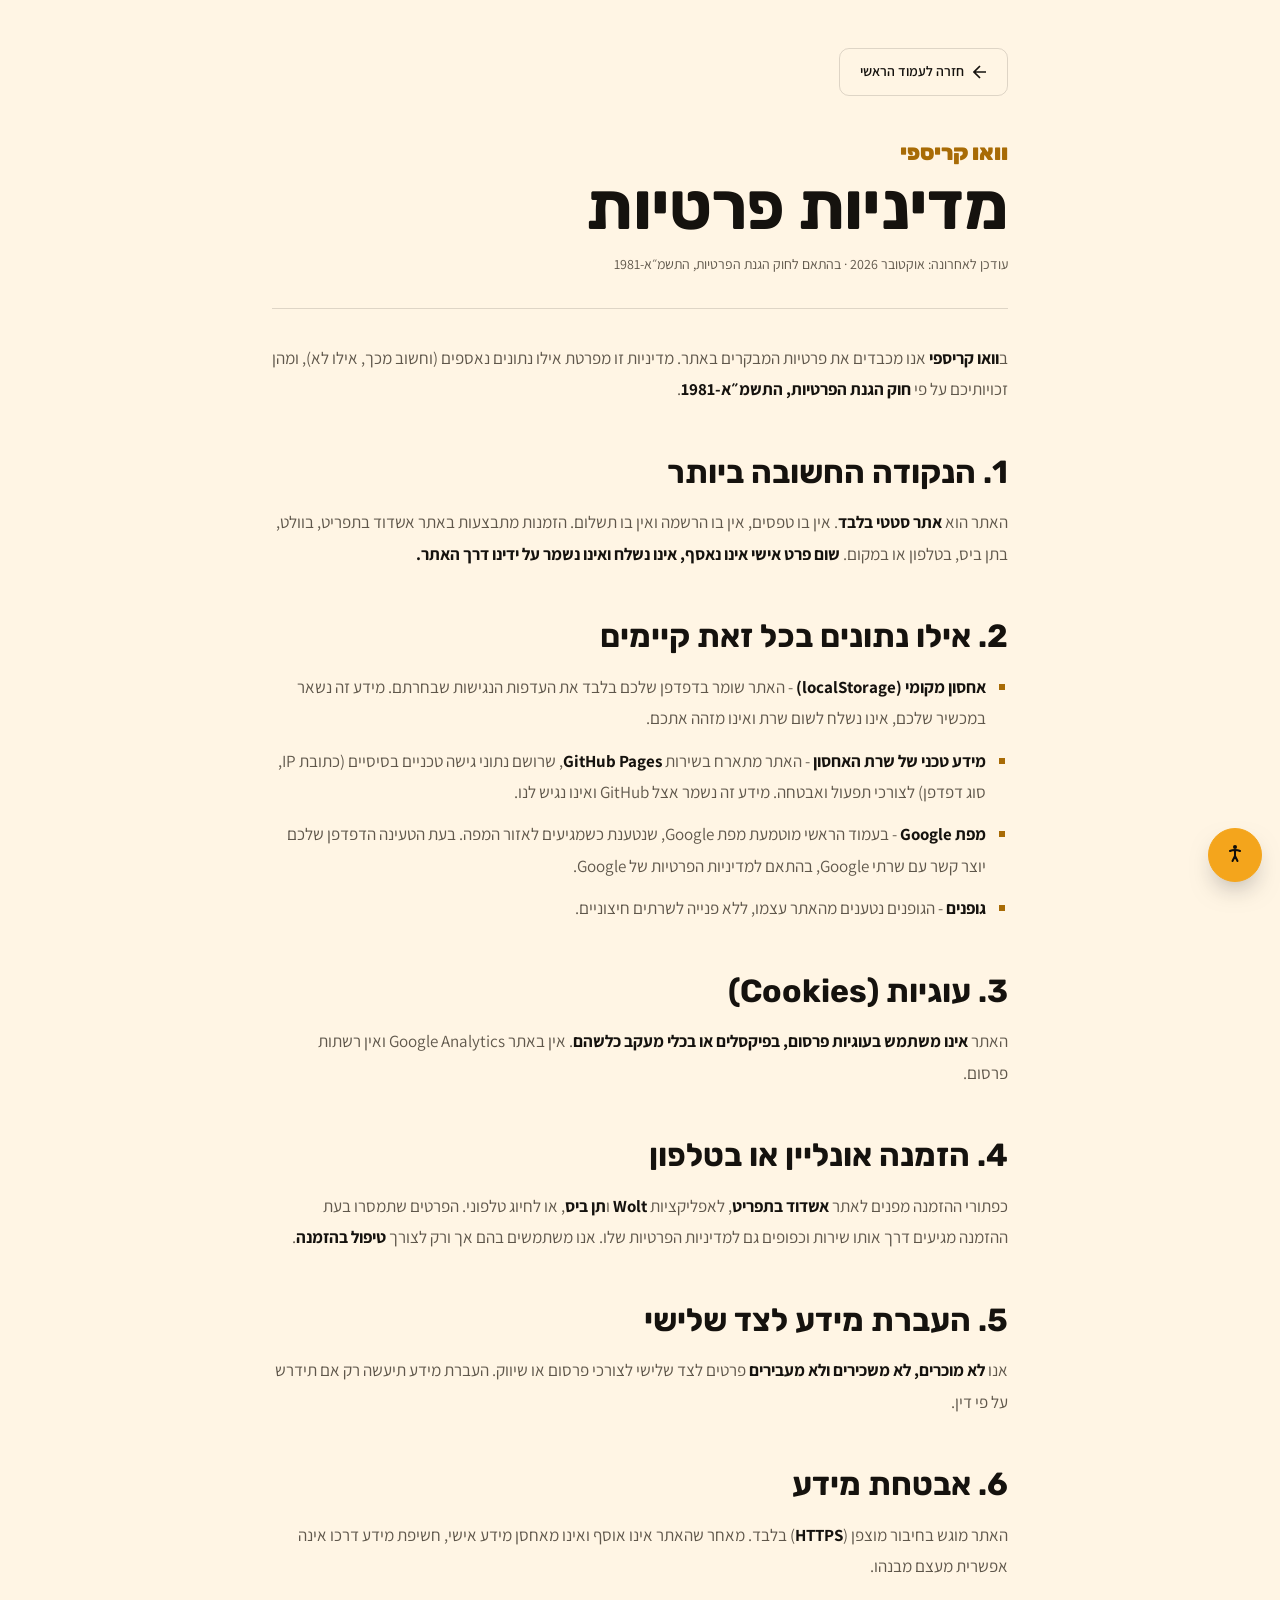
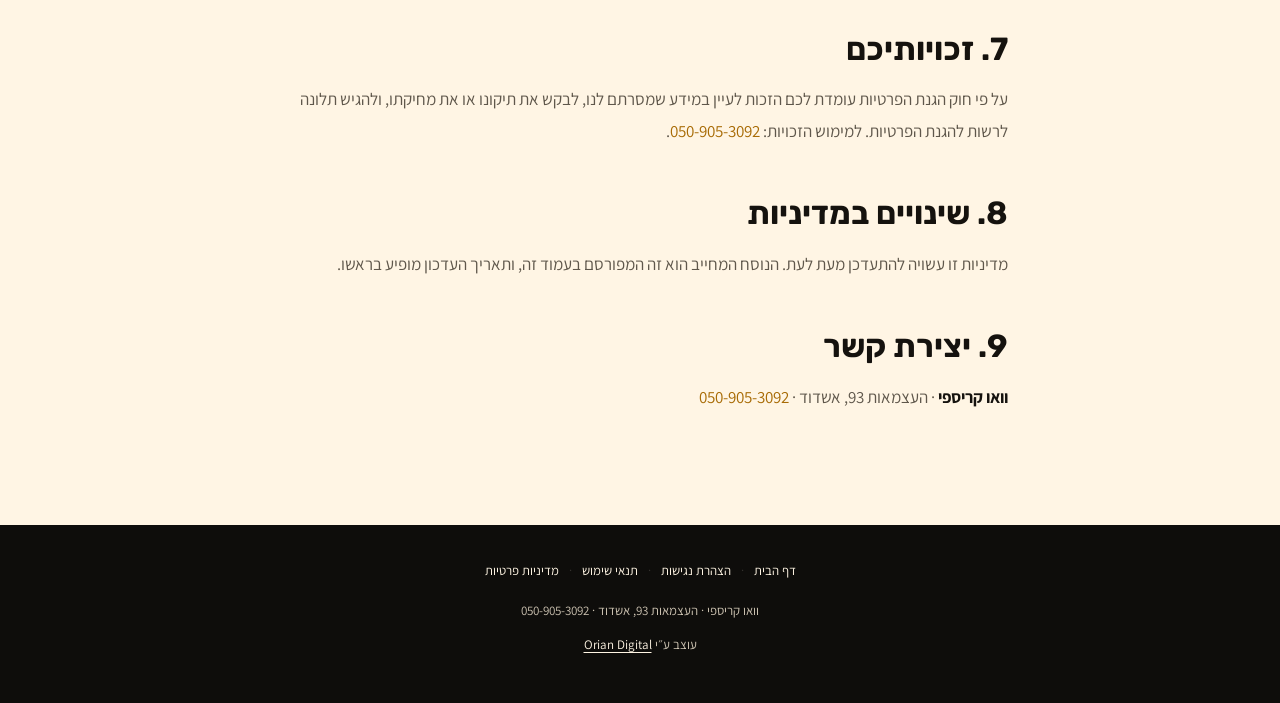
<file: privacy.html>
<!DOCTYPE html>
<html lang="he" dir="rtl">
<head>
<meta charset="UTF-8">
<meta name="viewport" content="width=device-width, initial-scale=1">
<meta http-equiv="Content-Security-Policy" content="default-src 'self'; base-uri 'self'; object-src 'none'; form-action 'self'; frame-src 'none'; img-src 'self' data:; script-src 'self'; style-src 'self' 'unsafe-inline'; font-src 'self'; connect-src 'self'; upgrade-insecure-requests">
<meta name="referrer" content="strict-origin-when-cross-origin">
<title>מדיניות פרטיות - וואו קריספי</title>
<meta name="description" content="מדיניות הפרטיות של וואו קריספי - האתר אינו אוסף מידע אישי, אינו משתמש בעוגיות מעקב ואין בו טפסים.">
<meta name="theme-color" content="#0E0D0B">
<link rel="icon" href="favicon.ico" sizes="any">
<link rel="icon" type="image/png" sizes="32x32" href="assets/img/favicon-32.png">
<link rel="icon" type="image/png" sizes="192x192" href="assets/img/favicon-192.png">
<link rel="apple-touch-icon" href="assets/img/apple-touch-icon.png">
<script src="assets/framebust.js"></script>
<link rel="stylesheet" href="assets/fonts.css?v=1">
<link rel="stylesheet" href="assets/legal.css?v=1">
<link rel="stylesheet" href="assets/a11y.css?v=1">
<script src="assets/a11y.js?v=1"></script>
</head>
<body>

<button class="a11y-btn" type="button" aria-label="פתיחת תפריט נגישות" aria-expanded="false" aria-controls="a11yPanel">
  <svg viewBox="0 0 24 24" width="24" height="24" aria-hidden="true"><circle cx="12" cy="4" r="2" fill="currentColor"/><path d="M12 7c-3 0-5 1-5 1M12 7c3 0 5 1 5 1M12 7v6m0 0l-2.5 5M12 13l2.5 5" stroke="currentColor" stroke-width="2" fill="none" stroke-linecap="round"/></svg>
</button>
<div class="a11y-panel" id="a11yPanel" role="dialog" aria-label="הגדרות נגישות" aria-hidden="true">
  <h2 class="a11y-title">נגישות</h2>
  <div class="a11y-row"><span>ניגודיות גבוהה</span><div class="a11y-seg" role="group" aria-label="ניגודיות"><button class="a11y-chip" type="button" data-key="contrast" data-val="normal" aria-pressed="true">רגילה</button><button class="a11y-chip" type="button" data-key="contrast" data-val="high" aria-pressed="false">גבוהה</button></div></div>
  <div class="a11y-row"><span>גודל טקסט</span><div class="a11y-seg" role="group" aria-label="גודל טקסט"><button class="a11y-chip" type="button" data-key="text" data-val="normal" aria-pressed="true">רגיל</button><button class="a11y-chip" type="button" data-key="text" data-val="large" aria-pressed="false">גדול</button></div></div>
  <div class="a11y-row"><span>הדגשת קישורים</span><div class="a11y-seg" role="group" aria-label="הדגשת קישורים"><button class="a11y-chip" type="button" data-key="links" data-val="off" aria-pressed="true">כבוי</button><button class="a11y-chip" type="button" data-key="links" data-val="on" aria-pressed="false">דלוק</button></div></div>
  <div class="a11y-row"><span>עצירת אנימציות</span><div class="a11y-seg" role="group" aria-label="עצירת אנימציות"><button class="a11y-chip" type="button" data-key="motion" data-val="on" aria-pressed="true">דלוקות</button><button class="a11y-chip" type="button" data-key="motion" data-val="off" aria-pressed="false">עצורות</button></div></div>
  <button class="a11y-reset" type="button">איפוס הגדרות</button>
  <a class="a11y-statement" href="accessibility.html">הצהרת נגישות</a>
</div>

<main class="legal" id="main">
  <a class="back-home" href="index.html">
    <svg viewBox="0 0 14 14" fill="none" stroke="currentColor" stroke-width="1.7" aria-hidden="true"><path d="M1 7h12M7 1 1 7l6 6"/></svg>
    <span>חזרה לעמוד הראשי</span>
  </a>

  <span class="legal-brand">וואו קריספי</span>
  <h1>מדיניות פרטיות</h1>
  <div class="legal-meta">עודכן לאחרונה: אוקטובר 2026 · בהתאם לחוק הגנת הפרטיות, התשמ״א-1981</div>

  <p>ב<strong>וואו קריספי</strong> אנו מכבדים את פרטיות המבקרים באתר. מדיניות זו מפרטת אילו נתונים נאספים (וחשוב מכך, אילו לא), ומהן זכויותיכם על פי <strong>חוק הגנת הפרטיות, התשמ״א-1981</strong>.</p>

  <h2>1. הנקודה החשובה ביותר</h2>
  <p>האתר הוא <strong>אתר סטטי בלבד</strong>. אין בו טפסים, אין בו הרשמה ואין בו תשלום. הזמנות מתבצעות באתר אשדוד בתפריט, בוולט, בתן ביס, בטלפון או במקום. <strong>שום פרט אישי אינו נאסף, אינו נשלח ואינו נשמר על ידינו דרך האתר.</strong></p>

  <h2>2. אילו נתונים בכל זאת קיימים</h2>
  <ul>
    <li><strong>אחסון מקומי (localStorage)</strong> - האתר שומר בדפדפן שלכם בלבד את העדפות הנגישות שבחרתם. מידע זה נשאר במכשיר שלכם, אינו נשלח לשום שרת ואינו מזהה אתכם.</li>
    <li><strong>מידע טכני של שרת האחסון</strong> - האתר מתארח בשירות <strong>GitHub Pages</strong>, שרושם נתוני גישה טכניים בסיסיים (כתובת IP, סוג דפדפן) לצורכי תפעול ואבטחה. מידע זה נשמר אצל GitHub ואינו נגיש לנו.</li>
    <li><strong>מפת Google</strong> - בעמוד הראשי מוטמעת מפת Google, שנטענת כשמגיעים לאזור המפה. בעת הטעינה הדפדפן שלכם יוצר קשר עם שרתי Google, בהתאם למדיניות הפרטיות של Google.</li>
    <li><strong>גופנים</strong> - הגופנים נטענים מהאתר עצמו, ללא פנייה לשרתים חיצוניים.</li>
  </ul>

  <h2>3. עוגיות (Cookies)</h2>
  <p>האתר <strong>אינו משתמש בעוגיות פרסום, בפיקסלים או בכלי מעקב כלשהם</strong>. אין באתר Google Analytics ואין רשתות פרסום.</p>

  <h2>4. הזמנה אונליין או בטלפון</h2>
  <p>כפתורי ההזמנה מפנים לאתר <strong>אשדוד בתפריט</strong>, לאפליקציות <strong>Wolt</strong> ו<strong>תן ביס</strong>, או לחיוג טלפוני. הפרטים שתמסרו בעת ההזמנה מגיעים דרך אותו שירות וכפופים גם למדיניות הפרטיות שלו. אנו משתמשים בהם אך ורק לצורך <strong>טיפול בהזמנה</strong>.</p>

  <h2>5. העברת מידע לצד שלישי</h2>
  <p>אנו <strong>לא מוכרים, לא משכירים ולא מעבירים</strong> פרטים לצד שלישי לצורכי פרסום או שיווק. העברת מידע תיעשה רק אם תידרש על פי דין.</p>

  <h2>6. אבטחת מידע</h2>
  <p>האתר מוגש בחיבור מוצפן (<strong>HTTPS</strong>) בלבד. מאחר שהאתר אינו אוסף ואינו מאחסן מידע אישי, חשיפת מידע דרכו אינה אפשרית מעצם מבנהו.</p>

  <h2>7. זכויותיכם</h2>
  <p>על פי חוק הגנת הפרטיות עומדת לכם הזכות לעיין במידע שמסרתם לנו, לבקש את תיקונו או את מחיקתו, ולהגיש תלונה לרשות להגנת הפרטיות. למימוש הזכויות: <a href="tel:+972509053092" dir="ltr">050-905-3092</a>.</p>

  <h2>8. שינויים במדיניות</h2>
  <p>מדיניות זו עשויה להתעדכן מעת לעת. הנוסח המחייב הוא זה המפורסם בעמוד זה, ותאריך העדכון מופיע בראשו.</p>

  <h2>9. יצירת קשר</h2>
  <p><strong>וואו קריספי</strong> · העצמאות 93, אשדוד · <a href="tel:+972509053092" dir="ltr">050-905-3092</a></p>
</main>

<footer class="legal-foot">
  <nav aria-label="מסמכים משפטיים">
    <a href="index.html">דף הבית</a>
    <span aria-hidden="true">·</span>
    <a href="accessibility.html">הצהרת נגישות</a>
    <span aria-hidden="true">·</span>
    <a href="terms.html">תנאי שימוש</a>
    <span aria-hidden="true">·</span>
    <a href="privacy.html">מדיניות פרטיות</a>
  </nav>
  <div>וואו קריספי · העצמאות 93, אשדוד · 050-905-3092</div>
  <div class="legal-credit">עוצב ע״י <a href="https://wa.me/972525372958" target="_blank" rel="noopener noreferrer">Orian Digital</a></div>
</footer>

</body>
</html>
</file>
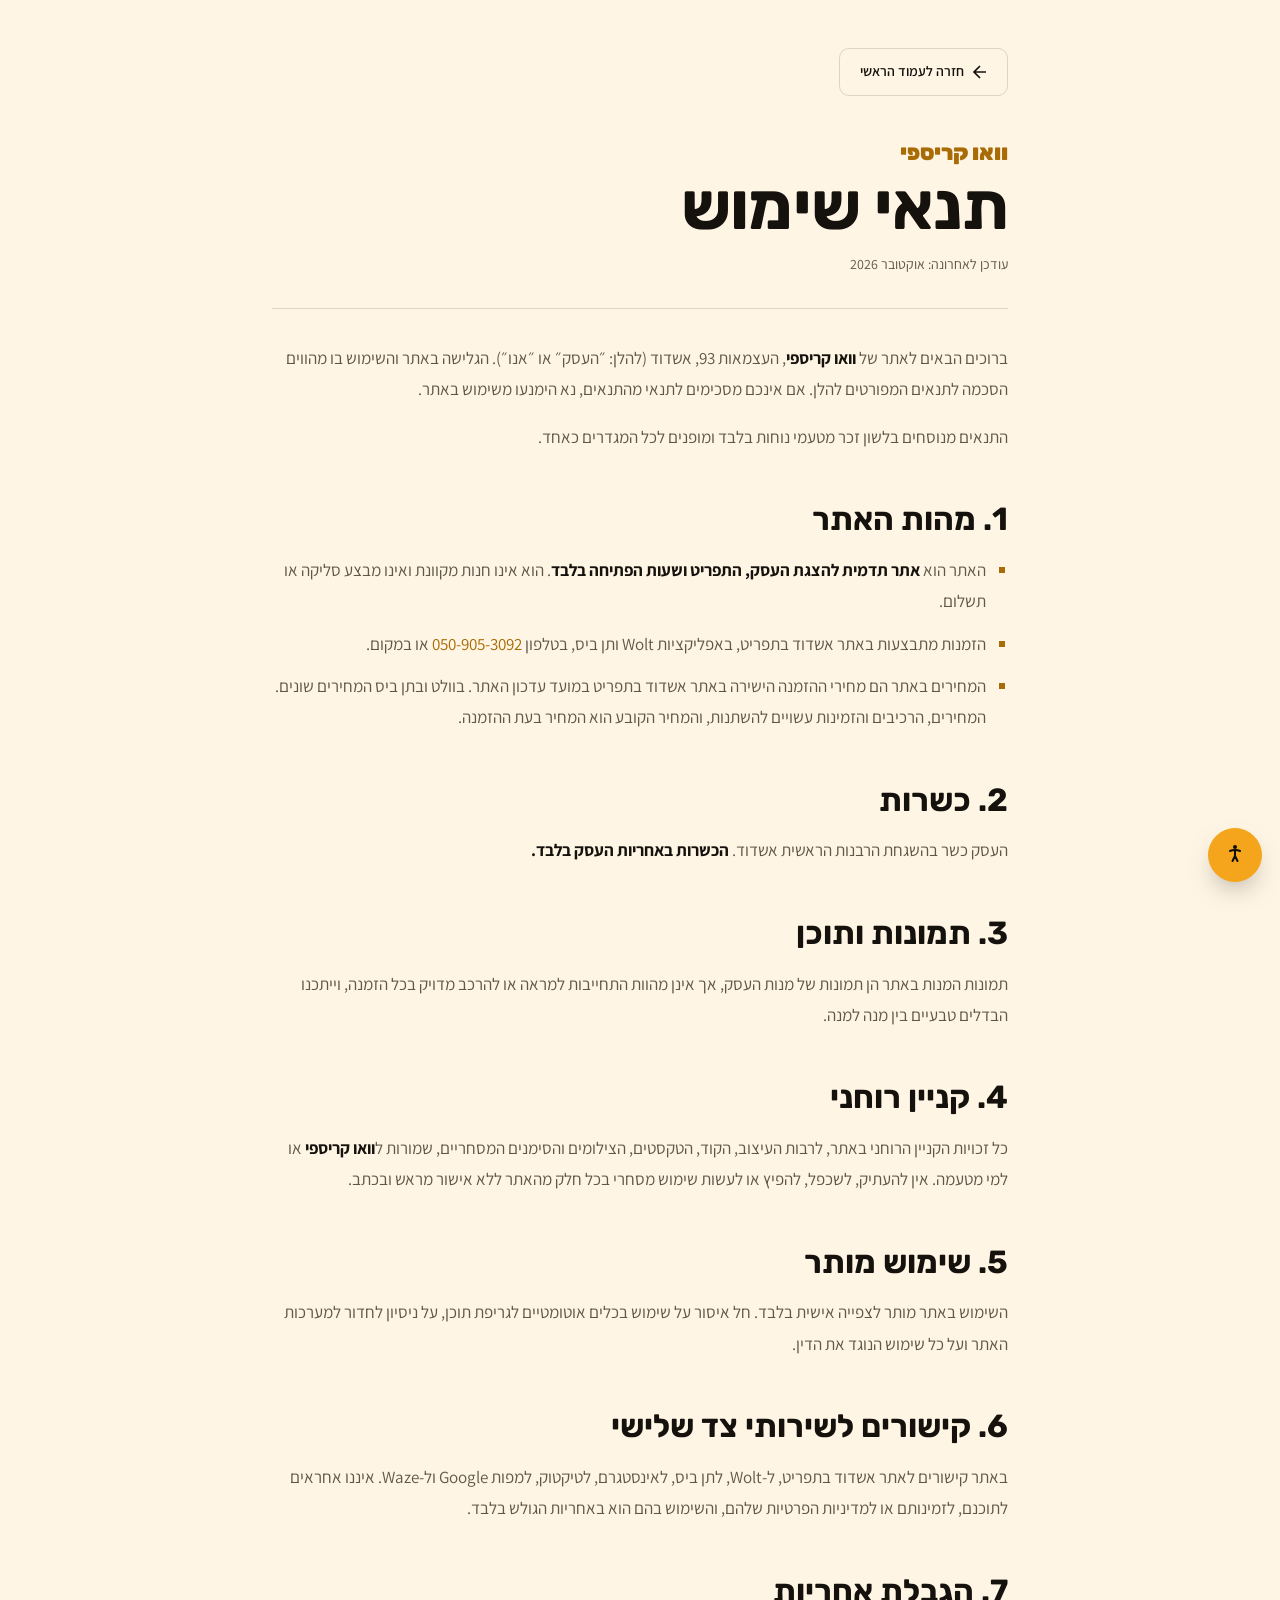
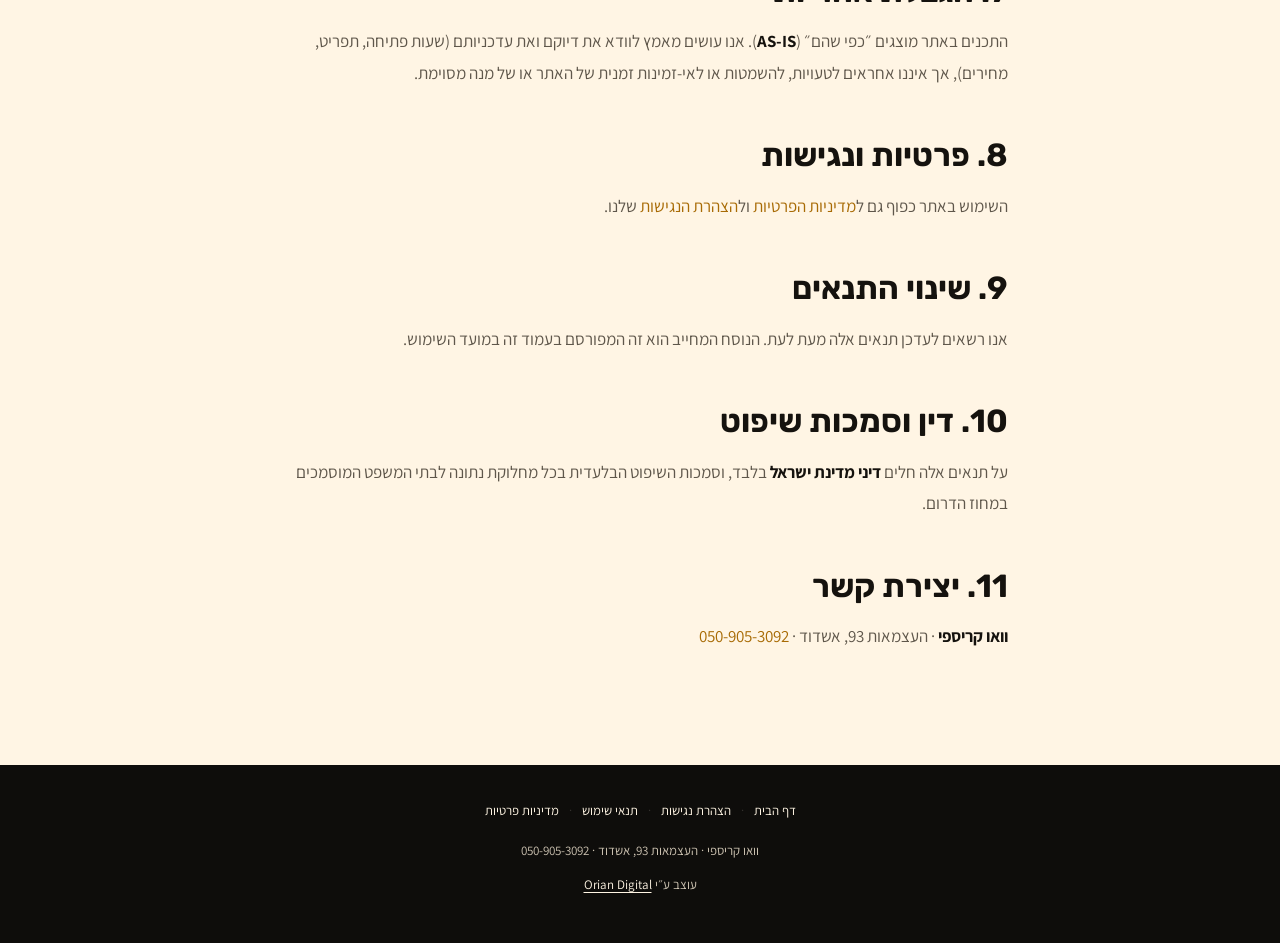
<file: terms.html>
<!DOCTYPE html>
<html lang="he" dir="rtl">
<head>
<meta charset="UTF-8">
<meta name="viewport" content="width=device-width, initial-scale=1">
<meta http-equiv="Content-Security-Policy" content="default-src 'self'; base-uri 'self'; object-src 'none'; form-action 'self'; frame-src 'none'; img-src 'self' data:; script-src 'self'; style-src 'self' 'unsafe-inline'; font-src 'self'; connect-src 'self'; upgrade-insecure-requests">
<meta name="referrer" content="strict-origin-when-cross-origin">
<title>תנאי שימוש - וואו קריספי</title>
<meta name="description" content="תנאי השימוש באתר של וואו קריספי, אשדוד.">
<meta name="theme-color" content="#0E0D0B">
<link rel="icon" href="favicon.ico" sizes="any">
<link rel="icon" type="image/png" sizes="32x32" href="assets/img/favicon-32.png">
<link rel="icon" type="image/png" sizes="192x192" href="assets/img/favicon-192.png">
<link rel="apple-touch-icon" href="assets/img/apple-touch-icon.png">
<script src="assets/framebust.js"></script>
<link rel="stylesheet" href="assets/fonts.css?v=1">
<link rel="stylesheet" href="assets/legal.css?v=1">
<link rel="stylesheet" href="assets/a11y.css?v=1">
<script src="assets/a11y.js?v=1"></script>
</head>
<body>

<button class="a11y-btn" type="button" aria-label="פתיחת תפריט נגישות" aria-expanded="false" aria-controls="a11yPanel">
  <svg viewBox="0 0 24 24" width="24" height="24" aria-hidden="true"><circle cx="12" cy="4" r="2" fill="currentColor"/><path d="M12 7c-3 0-5 1-5 1M12 7c3 0 5 1 5 1M12 7v6m0 0l-2.5 5M12 13l2.5 5" stroke="currentColor" stroke-width="2" fill="none" stroke-linecap="round"/></svg>
</button>
<div class="a11y-panel" id="a11yPanel" role="dialog" aria-label="הגדרות נגישות" aria-hidden="true">
  <h2 class="a11y-title">נגישות</h2>
  <div class="a11y-row"><span>ניגודיות גבוהה</span><div class="a11y-seg" role="group" aria-label="ניגודיות"><button class="a11y-chip" type="button" data-key="contrast" data-val="normal" aria-pressed="true">רגילה</button><button class="a11y-chip" type="button" data-key="contrast" data-val="high" aria-pressed="false">גבוהה</button></div></div>
  <div class="a11y-row"><span>גודל טקסט</span><div class="a11y-seg" role="group" aria-label="גודל טקסט"><button class="a11y-chip" type="button" data-key="text" data-val="normal" aria-pressed="true">רגיל</button><button class="a11y-chip" type="button" data-key="text" data-val="large" aria-pressed="false">גדול</button></div></div>
  <div class="a11y-row"><span>הדגשת קישורים</span><div class="a11y-seg" role="group" aria-label="הדגשת קישורים"><button class="a11y-chip" type="button" data-key="links" data-val="off" aria-pressed="true">כבוי</button><button class="a11y-chip" type="button" data-key="links" data-val="on" aria-pressed="false">דלוק</button></div></div>
  <div class="a11y-row"><span>עצירת אנימציות</span><div class="a11y-seg" role="group" aria-label="עצירת אנימציות"><button class="a11y-chip" type="button" data-key="motion" data-val="on" aria-pressed="true">דלוקות</button><button class="a11y-chip" type="button" data-key="motion" data-val="off" aria-pressed="false">עצורות</button></div></div>
  <button class="a11y-reset" type="button">איפוס הגדרות</button>
  <a class="a11y-statement" href="accessibility.html">הצהרת נגישות</a>
</div>

<main class="legal" id="main">
  <a class="back-home" href="index.html">
    <svg viewBox="0 0 14 14" fill="none" stroke="currentColor" stroke-width="1.7" aria-hidden="true"><path d="M1 7h12M7 1 1 7l6 6"/></svg>
    <span>חזרה לעמוד הראשי</span>
  </a>

  <span class="legal-brand">וואו קריספי</span>
  <h1>תנאי שימוש</h1>
  <div class="legal-meta">עודכן לאחרונה: אוקטובר 2026</div>

  <p>ברוכים הבאים לאתר של <strong>וואו קריספי</strong>, העצמאות 93, אשדוד (להלן: ״העסק״ או ״אנו״). הגלישה באתר והשימוש בו מהווים הסכמה לתנאים המפורטים להלן. אם אינכם מסכימים לתנאי מהתנאים, נא הימנעו משימוש באתר.</p>
  <p>התנאים מנוסחים בלשון זכר מטעמי נוחות בלבד ומופנים לכל המגדרים כאחד.</p>

  <h2>1. מהות האתר</h2>
  <ul>
    <li>האתר הוא <strong>אתר תדמית להצגת העסק, התפריט ושעות הפתיחה בלבד</strong>. הוא אינו חנות מקוונת ואינו מבצע סליקה או תשלום.</li>
    <li>הזמנות מתבצעות באתר אשדוד בתפריט, באפליקציות Wolt ותן ביס, בטלפון <a href="tel:+972509053092" dir="ltr">050-905-3092</a> או במקום.</li>
    <li>המחירים באתר הם מחירי ההזמנה הישירה באתר אשדוד בתפריט במועד עדכון האתר. בוולט ובתן ביס המחירים שונים. המחירים, הרכיבים והזמינות עשויים להשתנות, והמחיר הקובע הוא המחיר בעת ההזמנה.</li>
  </ul>

  <h2>2. כשרות</h2>
  <p>העסק כשר בהשגחת הרבנות הראשית אשדוד. <strong>הכשרות באחריות העסק בלבד.</strong></p>

  <h2>3. תמונות ותוכן</h2>
  <p>תמונות המנות באתר הן תמונות של מנות העסק, אך אינן מהוות התחייבות למראה או להרכב מדויק בכל הזמנה, וייתכנו הבדלים טבעיים בין מנה למנה.</p>

  <h2>4. קניין רוחני</h2>
  <p>כל זכויות הקניין הרוחני באתר, לרבות העיצוב, הקוד, הטקסטים, הצילומים והסימנים המסחריים, שמורות ל<strong>וואו קריספי</strong> או למי מטעמה. אין להעתיק, לשכפל, להפיץ או לעשות שימוש מסחרי בכל חלק מהאתר ללא אישור מראש ובכתב.</p>

  <h2>5. שימוש מותר</h2>
  <p>השימוש באתר מותר לצפייה אישית בלבד. חל איסור על שימוש בכלים אוטומטיים לגריפת תוכן, על ניסיון לחדור למערכות האתר ועל כל שימוש הנוגד את הדין.</p>

  <h2>6. קישורים לשירותי צד שלישי</h2>
  <p>באתר קישורים לאתר אשדוד בתפריט, ל-Wolt, לתן ביס, לאינסטגרם, לטיקטוק, למפות Google ול-Waze. איננו אחראים לתוכנם, לזמינותם או למדיניות הפרטיות שלהם, והשימוש בהם הוא באחריות הגולש בלבד.</p>

  <h2>7. הגבלת אחריות</h2>
  <p>התכנים באתר מוצגים ״כפי שהם״ (<strong>AS-IS</strong>). אנו עושים מאמץ לוודא את דיוקם ואת עדכניותם (שעות פתיחה, תפריט, מחירים), אך איננו אחראים לטעויות, להשמטות או לאי-זמינות זמנית של האתר או של מנה מסוימת.</p>

  <h2>8. פרטיות ונגישות</h2>
  <p>השימוש באתר כפוף גם ל<a href="privacy.html">מדיניות הפרטיות</a> ול<a href="accessibility.html">הצהרת הנגישות</a> שלנו.</p>

  <h2>9. שינוי התנאים</h2>
  <p>אנו רשאים לעדכן תנאים אלה מעת לעת. הנוסח המחייב הוא זה המפורסם בעמוד זה במועד השימוש.</p>

  <h2>10. דין וסמכות שיפוט</h2>
  <p>על תנאים אלה חלים <strong>דיני מדינת ישראל</strong> בלבד, וסמכות השיפוט הבלעדית בכל מחלוקת נתונה לבתי המשפט המוסמכים במחוז הדרום.</p>

  <h2>11. יצירת קשר</h2>
  <p><strong>וואו קריספי</strong> · העצמאות 93, אשדוד · <a href="tel:+972509053092" dir="ltr">050-905-3092</a></p>
</main>

<footer class="legal-foot">
  <nav aria-label="מסמכים משפטיים">
    <a href="index.html">דף הבית</a>
    <span aria-hidden="true">·</span>
    <a href="accessibility.html">הצהרת נגישות</a>
    <span aria-hidden="true">·</span>
    <a href="terms.html">תנאי שימוש</a>
    <span aria-hidden="true">·</span>
    <a href="privacy.html">מדיניות פרטיות</a>
  </nav>
  <div>וואו קריספי · העצמאות 93, אשדוד · 050-905-3092</div>
  <div class="legal-credit">עוצב ע״י <a href="https://wa.me/972525372958" target="_blank" rel="noopener noreferrer">Orian Digital</a></div>
</footer>

</body>
</html>
</file>
<file: assets/fonts.css>
@font-face{font-family:'Assistant';font-style:normal;font-weight:400 800;font-display:swap;src:url(fonts/assistant-hebrew.woff2) format('woff2');unicode-range:U+0307-0308, U+0590-05FF, U+200C-2010, U+20AA, U+25CC, U+FB1D-FB4F}
@font-face{font-family:'Assistant';font-style:normal;font-weight:400 800;font-display:swap;src:url(fonts/assistant-latin.woff2) format('woff2');unicode-range:U+0000-00FF, U+0131, U+0152-0153, U+02BB-02BC, U+02C6, U+02DA, U+02DC, U+0304, U+0308, U+0329, U+2000-206F, U+20AC, U+2122, U+2191, U+2193, U+2212, U+2215, U+FEFF, U+FFFD}
@font-face{font-family:'Rubik';font-style:normal;font-weight:500 900;font-display:swap;src:url(fonts/rubik-hebrew.woff2) format('woff2');unicode-range:U+0307-0308, U+0590-05FF, U+200C-2010, U+20AA, U+25CC, U+FB1D-FB4F}
@font-face{font-family:'Rubik';font-style:normal;font-weight:500 900;font-display:swap;src:url(fonts/rubik-latin.woff2) format('woff2');unicode-range:U+0000-00FF, U+0131, U+0152-0153, U+02BB-02BC, U+02C6, U+02DA, U+02DC, U+0304, U+0308, U+0329, U+2000-206F, U+20AC, U+2122, U+2191, U+2193, U+2212, U+2215, U+FEFF, U+FFFD}
</file>
<file: assets/site.css>
/* וואו קריספי - site styles. Black and white from the logo, gold from the coating. */
:root{
  --black:#0E0D0B; --black-2:#171511; --black-3:#080706;
  --gold:#F4A51C; --gold-d:#C9820A; --gold-l:#FFC857;
  --cream:#FFF5E4; --paper:#FFFBF3; --stone:#EDEAE4;
  --ink:#15120E; --ink-soft:#5F574B; --ink-faint:#8E8679;
  --on-dark:#FFF5E4; --on-dark-soft:#CDC3B2; --on-dark-faint:#938A7A;
  --line:rgba(21,18,14,.13); --line-dark:rgba(255,245,228,.14);
  --display:'Rubik','Assistant',system-ui,sans-serif;
  --body:'Assistant',system-ui,sans-serif;
  --r:12px; --r-lg:24px;
  --hdr:76px;
  --ease:cubic-bezier(.2,.7,.2,1);
}
*,*::before,*::after{box-sizing:border-box;margin:0;padding:0}
html{-webkit-text-size-adjust:100%;scroll-padding-top:calc(var(--hdr) + 8px)}
body{background:var(--black);color:var(--ink);font-family:var(--body);font-size:17px;line-height:1.7;-webkit-font-smoothing:antialiased;overflow-x:hidden}
img{display:block;max-width:100%;height:auto}
a{color:inherit;text-decoration:none}
ul{list-style:none}
button{font:inherit;color:inherit;background:none;border:0;cursor:pointer}
:focus-visible{outline:2px solid var(--gold);outline-offset:3px}
.wrap{width:min(1240px,100% - 40px);margin-inline:auto}
.sec{padding:clamp(72px,10vw,128px) 0}

/* type */
.h2{font-family:var(--display);font-weight:900;font-size:clamp(44px,6.2vw,88px);line-height:.95;letter-spacing:-.01em}
.lede{font-size:clamp(17px,1.5vw,19.5px);color:var(--ink-soft);max-width:50ch;margin-top:18px}
.sec-head{display:grid;grid-template-columns:1fr 1fr;gap:16px 60px;align-items:end;margin-bottom:clamp(34px,4.5vw,56px)}
.sec-head .lede{margin-top:0}

/* logo: the WOW CRISPY wordmark, white outline on black */
.logo{display:block;width:auto;overflow:visible}
.logo text{font-family:var(--display);font-weight:900;font-size:46px;fill:var(--black);stroke:#fff;stroke-width:4.5px;stroke-linejoin:round;paint-order:stroke;letter-spacing:.5px}

/* buttons */
.btn{display:inline-flex;align-items:center;justify-content:center;gap:10px;min-height:52px;padding:0 26px;border-radius:var(--r);font-weight:800;font-size:16.5px;line-height:1;transition:background .25s,color .25s,border-color .25s,transform .25s var(--ease)}
.btn svg{width:15px;height:15px;fill:none;stroke:currentColor;stroke-width:2.2;stroke-linecap:round;stroke-linejoin:round}
.btn--gold{background:var(--gold);color:var(--black)}
.btn--gold:hover{background:var(--gold-l)}
.btn--ghost{border:1.5px solid var(--line-dark);color:var(--on-dark)}
.btn--ghost:hover{border-color:var(--on-dark);background:rgba(255,245,228,.06)}
.btn--sm{min-height:44px;padding:0 20px;font-size:15.5px}
.btn--tel{direction:ltr}
.btn:active{transform:scale(.97)}

/* header */
.hdr{position:sticky;top:0;z-index:50;background:var(--black);border-bottom:1px solid transparent;transition:border-color .3s}
.hdr.is-stuck{border-color:var(--line-dark)}
.hdr-in{width:min(1240px,100% - 40px);margin-inline:auto;height:var(--hdr);display:flex;align-items:center;gap:28px}
.brand .logo{height:32px}
.nav{display:flex;gap:30px;margin-inline:auto}
.nav a{color:var(--on-dark-soft);font-weight:700;font-size:16px;position:relative;padding:6px 0;transition:color .2s}
.nav a::after{content:"";position:absolute;inset-inline:0;bottom:0;height:2px;background:var(--gold);transform:scaleX(0);transition:transform .3s var(--ease)}
.nav a:hover{color:var(--on-dark)}
.nav a:hover::after{transform:scaleX(1)}
.hdr-act{display:flex;align-items:center;gap:18px}
.hdr-tel{display:inline-flex;align-items:center;gap:8px;color:var(--on-dark);font-weight:700;font-size:16px;direction:ltr}
.hdr-tel svg{width:19px;height:19px;fill:none;stroke:currentColor;stroke-width:1.6;stroke-linejoin:round}
.burger{display:none;width:44px;height:44px;position:relative}
.burger span{position:absolute;left:10px;right:10px;height:2px;background:var(--on-dark);transition:transform .3s var(--ease),top .3s var(--ease)}
.burger span:nth-child(1){top:17px}.burger span:nth-child(2){top:25px}
.hdr.is-open .burger span:nth-child(1){top:21px;transform:rotate(45deg)}
.hdr.is-open .burger span:nth-child(2){top:21px;transform:rotate(-45deg)}
.drawer{position:fixed;inset:var(--hdr) 0 0;z-index:49;background:var(--black);display:flex;flex-direction:column;justify-content:space-between;padding:28px 24px 34px;visibility:hidden;opacity:0;transform:translateY(-8px);transition:opacity .3s,transform .3s var(--ease),visibility .3s}
.drawer.is-open{visibility:visible;opacity:1;transform:none}
.drawer nav{display:flex;flex-direction:column}
.drawer nav a{font-family:var(--display);font-weight:900;font-size:44px;line-height:1.15;color:var(--on-dark);padding:8px 0;border-bottom:1px solid var(--line-dark)}
.drawer-foot{display:grid;gap:12px}
.drawer-foot .btn{width:100%}
.drawer-foot .btn--ghost{direction:ltr}

/* hero */
.hero{background:var(--black);color:var(--on-dark);overflow:hidden}
.hero-in{display:grid;grid-template-columns:1fr 1.08fr;align-items:center;gap:clamp(30px,5vw,72px);min-height:calc(100svh - var(--hdr) - 70px);padding:clamp(34px,6vh,70px) 0 clamp(54px,8vh,92px)}
.hero-h{font-family:var(--display);font-weight:900;font-size:clamp(70px,9.4vw,150px);line-height:.94;letter-spacing:-.02em}
.hero-h .ln{display:block;overflow:hidden;padding:.02em 0 .06em}
.hero-h .ln>span{display:inline-block}
.hero-h .gold{color:var(--gold)}
.crisp{color:var(--gold-l)}
@supports ((-webkit-background-clip:text) or (background-clip:text)){
  .crisp{color:transparent;background:#C9820A url(img/coat-tex.jpg) 30% 50%/auto 120% repeat-x;-webkit-background-clip:text;background-clip:text;-webkit-text-stroke:1px rgba(255,200,87,.28)}
}
.hero-p{margin-top:24px;max-width:44ch;font-size:clamp(17px,1.45vw,19.5px);color:var(--on-dark-soft)}
.hero-cta{display:flex;flex-wrap:wrap;gap:12px;margin-top:32px}
.hero-also{margin-top:18px;font-size:15px;color:var(--on-dark-faint);font-weight:600}
.hero-also a{color:var(--on-dark-soft);border-bottom:1px solid var(--line-dark);transition:color .2s,border-color .2s}
.hero-also a:hover{color:var(--gold-l);border-color:var(--gold-l)}
.hero-pic{border-radius:var(--r-lg);overflow:hidden;aspect-ratio:16/11.5;box-shadow:0 40px 90px -40px rgba(0,0,0,.9)}
.hero-pic img{width:100%;height:100%;object-fit:cover;object-position:46% 50%}

.js .hero-h .ln>span{transform:translateY(108%)}
.js .hero-p,.js .hero-cta,.js .hero-also{opacity:0;transform:translateY(16px)}
.js .hero-pic{clip-path:inset(10% 0 0 0 round var(--r-lg));opacity:.001}
.js .hero-pic img{transform:scale(1.08)}
.hero.is-live .hero-h .ln>span{transform:none;transition:transform 1s var(--ease)}
.hero.is-live .hero-h .ln:nth-child(2)>span{transition-delay:.09s}
.hero.is-live .hero-h .ln:nth-child(3)>span{transition-delay:.18s}
.hero.is-live .hero-p,.hero.is-live .hero-cta,.hero.is-live .hero-also{opacity:1;transform:none;transition:opacity .8s ease,transform .8s var(--ease)}
.hero.is-live .hero-p{transition-delay:.36s}.hero.is-live .hero-cta{transition-delay:.48s}.hero.is-live .hero-also{transition-delay:.6s}
.hero.is-live .hero-pic{clip-path:inset(0 0 0 0 round var(--r-lg));opacity:1;transition:clip-path 1.2s var(--ease) .15s,opacity .4s ease .15s}
.hero.is-live .hero-pic img{transform:none;transition:transform 1.6s var(--ease) .15s}
@media (hover:hover) and (pointer:fine){
  .crisp{animation:drift 16s ease-in-out infinite alternate}
}
@keyframes drift{to{background-position:75% 50%}}

/* ticker with a broken-crust edge top and bottom */
.ticker{position:relative;background:var(--gold);color:var(--black);overflow:hidden;padding:20px 0;direction:ltr}
.ticker::before,.ticker::after{content:"";position:absolute;left:0;right:0;height:12px;background-repeat:repeat-x;background-size:120px 12px;z-index:1}
.ticker::before{top:0;background-image:url("data:image/svg+xml,%3Csvg xmlns='http://www.w3.org/2000/svg' viewBox='0 0 120 12'%3E%3Cpath fill='%230E0D0B' d='M0 0h120v4l-8 5-8-6-9 7-9-5-8 6-8-7-9 5-9-6-8 7-9-5-8 6-9-7-9 5z'/%3E%3C/svg%3E")}
.ticker::after{bottom:0;background-image:url("data:image/svg+xml,%3Csvg xmlns='http://www.w3.org/2000/svg' viewBox='0 0 120 12'%3E%3Cpath fill='%23FFF5E4' d='M0 12h120V8l-8-5-8 6-9-7-9 5-8-6-8 7-9-5-9 6-8-7-9 5-8-6-9 7-9-5z'/%3E%3C/svg%3E")}
.ticker-track{display:flex;align-items:center;gap:30px;width:max-content;animation:tick 34s linear infinite}
.ticker span{font-family:var(--display);font-weight:900;font-size:34px;line-height:1;white-space:nowrap;direction:rtl}
.ticker i{width:16px;height:14px;flex:none;background:var(--black);clip-path:polygon(18% 6%,62% 0,100% 30%,88% 78%,48% 100%,8% 82%,0 40%)}
.ticker i:nth-of-type(2n){transform:rotate(38deg) scale(.8)}
@keyframes tick{from{transform:translateX(calc(-1 * var(--tick,50%)))}to{transform:translateX(0)}}

/* coatings */
.coats{background:var(--cream)}
.cmp{position:relative;max-width:920px;margin:0 auto;aspect-ratio:10/7;border-radius:var(--r-lg);overflow:hidden;background:var(--stone);touch-action:pan-y;user-select:none;-webkit-user-select:none;cursor:ew-resize;isolation:isolate;box-shadow:0 40px 80px -50px rgba(21,18,14,.55)}
.cmp img{position:absolute;inset:0;width:100%;height:100%;object-fit:cover;pointer-events:none}
.cmp-top{position:absolute;inset:0;overflow:hidden;transform:translateX(50%);will-change:transform}
.cmp-top img{transform:translateX(-50%);will-change:transform}
.cmp-handle{position:absolute;inset:0;pointer-events:none;transform:translateX(50%);will-change:transform}
.cmp-handle::before{content:"";position:absolute;top:0;bottom:0;left:-1.5px;width:3px;background:#fff;box-shadow:0 0 0 1px rgba(0,0,0,.08)}
.cmp-handle span{position:absolute;top:50%;left:0;width:56px;height:56px;margin:-28px 0 0 -28px;border-radius:50%;background:var(--black);color:var(--gold);display:grid;place-items:center;box-shadow:0 10px 24px -8px rgba(0,0,0,.6);transition:transform .25s var(--ease)}
.cmp.is-drag .cmp-handle span{transform:scale(1.08)}
.cmp-handle svg{width:24px;height:24px;fill:none;stroke:currentColor;stroke-width:2.2;stroke-linecap:round;stroke-linejoin:round}
.cmp-tag{position:absolute;top:18px;background:var(--black);color:var(--on-dark);font-family:var(--display);font-weight:800;font-size:16px;line-height:1;padding:10px 14px;border-radius:10px;pointer-events:none}
.cmp-tag--wow{right:18px}
.cmp-tag--crunch{left:18px}
.cmp-range{position:absolute;width:1px;height:1px;opacity:0;pointer-events:none;bottom:0;left:50%}
.cmp:focus-within{outline:2px solid var(--gold);outline-offset:4px}
.coat-cards{display:grid;grid-template-columns:1fr 1fr;gap:20px clamp(30px,5vw,72px);max-width:920px;margin:clamp(30px,4vw,44px) auto 0}
.coat{border-top:3px solid var(--ink);padding-top:18px}
.coat h3{font-family:var(--display);font-weight:900;font-size:clamp(30px,3vw,40px);line-height:1}
.coat-sub{color:var(--gold-d);font-weight:800;margin-top:6px}
.coat p:last-child{color:var(--ink-soft);margin-top:8px;max-width:40ch}
.coat-note{max-width:920px;margin:26px auto 0;color:var(--ink-faint);font-weight:600;font-size:15.5px}

/* dishes */
.hits{background:var(--stone)}
.bento{display:grid;grid-template-columns:repeat(3,1fr);grid-auto-rows:clamp(170px,17vw,240px);gap:14px}
.b{position:relative;border-radius:var(--r-lg);overflow:hidden;background:#e4e1db}
.b img{width:100%;height:100%;object-fit:cover;transition:transform .9s var(--ease)}
.b:hover img{transform:scale(1.045)}
.b figcaption{position:absolute;bottom:12px;inset-inline-start:12px;display:flex;align-items:center;gap:10px;background:var(--black);color:var(--on-dark);border-radius:10px;padding:9px 13px;font-size:14.5px;line-height:1.1}
.b figcaption b{font-weight:800}
.b figcaption span{color:var(--gold);font-weight:800;white-space:nowrap}
.b--a{grid-column:span 2;grid-row:span 2}

/* menu */
.menu{background:var(--black);color:var(--on-dark)}
.menu-head{display:flex;justify-content:space-between;align-items:end;gap:20px;flex-wrap:wrap;margin-bottom:clamp(30px,4vw,48px)}
.menu-head .lede{color:var(--on-dark-faint);font-size:15.5px;margin:0;max-width:44ch}
.board{background:var(--paper);color:var(--ink);border-radius:var(--r-lg);padding:clamp(22px,4vw,52px);display:grid;grid-template-columns:1fr 1fr;gap:clamp(34px,4vw,54px) clamp(30px,5vw,72px)}
.cat-head{display:flex;align-items:center;gap:16px;margin-bottom:16px}
.cat-head img{width:78px;height:78px;object-fit:cover;border-radius:16px;flex:none}
.cat-head h3{font-family:var(--display);font-weight:900;font-size:34px;line-height:1}
.cat-head p{color:var(--ink-faint);font-size:14.5px;font-weight:600;margin-top:4px}
.items{display:grid;gap:12px}
.items li{display:grid;grid-template-columns:auto 1fr auto;column-gap:10px;align-items:baseline}
.items li::after{content:"";grid-column:2;grid-row:1;border-bottom:2px dotted rgba(21,18,14,.26);transform:translateY(-4px)}
.items .nm{grid-column:1;grid-row:1;font-weight:700;font-size:17.5px}
.items .pr{grid-column:3;grid-row:1;font-weight:800;font-size:17.5px;color:var(--gold-d);white-space:nowrap}
.items .ds{grid-column:1/-1;grid-row:2;color:var(--ink-faint);font-size:14px;line-height:1.45}
.cat-foot{margin-top:14px;padding-top:12px;border-top:1px solid var(--line);color:var(--ink-soft);font-size:14.5px;line-height:1.55}
.sauces{grid-column:1/-1;background:var(--cream);border-radius:16px;padding:22px 24px}
.sauces h3{font-family:var(--display);font-weight:900;font-size:30px;line-height:1}
.sauces p{color:var(--ink-soft);font-size:15px;margin:6px 0 14px}
.chips{display:flex;flex-wrap:wrap;gap:8px}
.chips li{background:var(--paper);border:1px solid var(--line);border-radius:999px;padding:5px 14px;font-weight:700;font-size:14.5px}
.menu-cta{display:flex;flex-wrap:wrap;gap:12px;justify-content:center;margin-top:clamp(28px,4vw,44px)}

/* visit */
.visit{background:var(--black-2);color:var(--on-dark)}
.visit-in{display:grid;grid-template-columns:1fr 1.05fr;gap:clamp(34px,5vw,80px);align-items:center}
.visit .lede{color:var(--on-dark-soft)}
.open-now{display:inline-flex;align-items:center;gap:9px;margin-top:22px;font-weight:700;font-size:15px}
.open-now::before{content:"";width:9px;height:9px;border-radius:50%;background:#8A8476}
.open-now.is-open::before{background:#4CC27A;box-shadow:0 0 0 4px rgba(76,194,122,.18)}
.hours{width:100%;max-width:440px;border-collapse:collapse;margin-top:16px;font-size:17px}
.hours th,.hours td{padding:13px 0;border-bottom:1px solid var(--line-dark);font-weight:600}
.hours th{text-align:start;color:var(--on-dark-soft)}
.hours td{text-align:left;direction:ltr}
.hours tr.is-today th,.hours tr.is-today td{color:#fff}
.hours tr.is-today th::after{content:"היום";margin-inline-start:10px;font-size:12.5px;font-weight:800;background:var(--gold);color:var(--black);padding:3px 8px;border-radius:6px;vertical-align:2px}
.visit-cta{display:flex;flex-wrap:wrap;gap:10px;margin-top:30px}
.map{position:relative;border-radius:var(--r-lg);overflow:hidden;aspect-ratio:1/1;max-height:560px;width:100%;background:var(--black);border:1px solid var(--line-dark)}
.map iframe{position:absolute;inset:0;width:100%;height:100%;border:0}
.map-ph{position:absolute;inset:0;display:flex;flex-direction:column;align-items:center;justify-content:center;gap:12px;color:var(--on-dark-soft);font-weight:700;background-image:linear-gradient(var(--line-dark) 1px,transparent 1px),linear-gradient(90deg,var(--line-dark) 1px,transparent 1px);background-size:44px 44px}
.map-ph svg{width:42px;height:42px;fill:none;stroke:var(--gold);stroke-width:1.6}

/* social */
.follow{display:flex;align-items:center;gap:14px;margin-top:26px;color:var(--on-dark-faint);font-weight:700;font-size:15px}
.social{display:flex;gap:10px}
.social a{width:46px;height:46px;border-radius:50%;border:1.5px solid var(--line-dark);display:grid;place-items:center;color:var(--on-dark);transition:color .2s,border-color .2s,background .2s}
.social a:hover{color:var(--black);background:var(--gold);border-color:var(--gold)}
.social svg{width:20px;height:20px;fill:none;stroke:currentColor;stroke-width:1.8}
.social svg .dot,.social svg .fill{fill:currentColor;stroke:none}
.foot-brand .social{margin-top:18px}

/* footer */
.foot{background:var(--black-3);color:var(--on-dark-soft);padding:clamp(56px,7vw,84px) 0 28px;font-size:15.5px}
.foot-top{display:grid;grid-template-columns:1.4fr 1fr 1fr;gap:clamp(28px,4vw,60px);padding-bottom:36px;border-bottom:1px solid var(--line-dark)}
.foot-brand .logo{height:40px}
.foot-tag{margin-top:10px;font-family:var(--display);font-weight:800;color:var(--gold);letter-spacing:.02em}
.foot-brand p:last-child{margin-top:10px;max-width:32ch}
.foot-col h3{font-family:var(--display);font-weight:900;font-size:24px;line-height:1;color:var(--on-dark);margin-bottom:14px}
.foot-col a,.foot-col p{display:block;margin-bottom:6px}
.foot-col a[dir="ltr"]{text-align:right}
.foot-col a:hover,.foot-legal a:hover{color:#fff}
.foot-bottom{display:flex;justify-content:space-between;flex-wrap:wrap;gap:12px 24px;padding-top:22px;font-size:14px;color:var(--on-dark-faint)}
.foot-legal{display:flex;flex-wrap:wrap;gap:8px 20px}
.foot-credit{margin-top:18px;padding-top:18px;border-top:1px solid var(--line-dark);text-align:center;font-size:14px;color:var(--on-dark-faint)}
.foot-credit a{color:var(--on-dark-soft);text-decoration:underline;text-underline-offset:3px}
.foot-credit a:hover{color:#fff}

.mcta{display:none}

/* reveal */
.js .rv{opacity:0;transform:translateY(22px)}
.js .rv.is-in{opacity:1;transform:none;transition:opacity .8s ease,transform .8s var(--ease)}

/* responsive */
@media (max-width:1100px){
  .nav{gap:22px}
  .hdr-tel span{display:none}
}
@media (max-width:900px){
  :root{--hdr:66px}
  .nav,.hdr-order{display:none}
  .burger{display:block;order:-1}
  .hdr-in{justify-content:space-between;position:relative}
  .brand{position:absolute;left:50%;top:50%;transform:translate(-50%,-50%)}
  .brand .logo{height:28px}
  .hdr-act{width:100%;justify-content:space-between;flex-direction:row-reverse}
  .hdr-tel{width:44px;height:44px;justify-content:center;border:1.5px solid var(--line-dark);border-radius:50%}
  .hero-in{grid-template-columns:1fr;min-height:0;padding-top:26px}
  .hero-pic{order:-1;aspect-ratio:16/10}
  .sec-head{grid-template-columns:1fr}
  .visit-in{grid-template-columns:1fr}
  .map{aspect-ratio:4/3}
  .foot-top{grid-template-columns:1fr 1fr}
  .foot-brand{grid-column:1/-1}
}
@media (max-width:760px){
  body{font-size:16.5px}
  .cmp{aspect-ratio:4/3.4}
  .cmp-tag{font-size:14px;padding:8px 11px;top:12px}
  .cmp-tag--wow{right:12px}.cmp-tag--crunch{left:12px}
  .cmp-handle span{width:48px;height:48px;margin:-24px 0 0 -24px}
  .coat-cards{grid-template-columns:1fr 1fr;gap:18px}
  .coat h3{font-size:26px}
  .coat p:last-child{font-size:15px}
  .bento{grid-template-columns:1fr 1fr;grid-auto-rows:clamp(130px,34vw,200px);gap:10px}
  .b--a{grid-column:1/-1;grid-row:span 2}
  .b figcaption{flex-direction:column;align-items:flex-start;gap:4px;font-size:13px;padding:8px 10px;bottom:8px;inset-inline-start:8px;inset-inline-end:8px}
  .board{grid-template-columns:1fr;padding:22px 18px}
  .cat-head img{width:64px;height:64px}
  .cat-head h3{font-size:30px}
  .mcta{display:flex;position:fixed;left:12px;right:12px;bottom:12px;z-index:60;gap:10px;transform:translateY(160%);transition:transform .45s var(--ease)}
  body.mcta-on .mcta{transform:none}
  .mcta-order{flex:1;display:flex;align-items:center;justify-content:center;min-height:54px;border-radius:14px;background:var(--gold);color:var(--black);font-weight:800;font-size:17px;box-shadow:0 14px 30px -12px rgba(0,0,0,.6)}
  .mcta-tel{width:54px;height:54px;flex:none;display:grid;place-items:center;border-radius:14px;background:var(--black);color:#fff;border:1px solid var(--line-dark);box-shadow:0 14px 30px -12px rgba(0,0,0,.6)}
  .mcta-tel svg{width:22px;height:22px;fill:none;stroke:currentColor;stroke-width:1.7;stroke-linejoin:round}
  body.mcta-on .a11y-btn{bottom:80px}
  .drawer{padding-bottom:92px}
  .visit-cta{display:grid;grid-template-columns:1fr 1fr}
  .visit-cta .btn:first-child,.visit-cta .btn--tel{grid-column:1/-1}
  .foot{padding-bottom:96px}
}
@media (max-width:560px){
  .wrap{width:calc(100% - 32px)}
  .hdr-in{width:calc(100% - 24px)}
  .hero-h{font-size:clamp(64px,19.5vw,92px)}
  .hero-cta .btn{flex:1 1 auto;padding:0 18px;white-space:nowrap}
  .hero-cta .btn--gold{flex-basis:100%}
  .ticker span{font-size:28px}
  .coat-cards{grid-template-columns:1fr}
  .foot-top{grid-template-columns:1fr}
}
@media (prefers-reduced-motion:reduce){
  .ticker-track,.crisp{animation:none}
}
[data-motion="off"] .ticker-track,[data-motion="off"] .crisp{animation:none}
[data-motion="off"] .hero-h .ln>span,[data-motion="off"] .hero-p,[data-motion="off"] .hero-cta,[data-motion="off"] .hero-also{transform:none!important;opacity:1!important}
[data-motion="off"] .hero-pic{clip-path:none!important;opacity:1!important}
[data-motion="off"] .hero-pic img{transform:none!important}
[data-motion="off"] .rv{opacity:1!important;transform:none!important}
</file>
<file: assets/a11y.css>
/* וואו קריספי - accessibility widget + accessibility state overrides, in the site's black / gold / cream. */

.a11y-btn,
.a11y-panel { font-family: 'Assistant', system-ui, sans-serif; }

/* ---------- Floating button ---------- */
.a11y-btn {
  position: fixed;
  inset-inline-start: 18px;
  bottom: 18px;
  z-index: 9950;
  width: 54px;
  height: 54px;
  padding: 0;
  border: 1.5px solid #F4A51C;
  border-radius: 50%;
  background: #F4A51C;
  color: #0E0D0B;
  display: grid;
  place-items: center;
  cursor: pointer;
  box-shadow: 0 12px 28px -12px rgba(20, 24, 33, .55);
  transition: transform .3s ease, background .3s ease, border-color .3s ease;
}
.a11y-btn:hover { transform: scale(1.06); background: #FFC857; border-color: #FFC857; }
.a11y-btn:focus-visible { outline: 2px solid #FFF5E4; outline-offset: 3px; }

/* ---------- Panel ---------- */
.a11y-panel {
  border-radius: 16px;
  position: fixed;
  inset-inline-start: 18px;
  bottom: 84px;
  z-index: 9951;
  width: 302px;
  max-width: calc(100vw - 36px);
  padding: 22px;
  background: #FFFBF3;
  border: 1px solid rgba(21, 18, 14, .16);
  box-shadow: 0 30px 66px -30px rgba(20, 24, 33, .6);
  opacity: 0;
  visibility: hidden;
  transform: translateY(10px) scale(.97);
  transform-origin: bottom right;
  transition: opacity .28s ease, transform .28s ease, visibility .28s ease;
}
.a11y-panel.is-open { opacity: 1; visibility: visible; transform: none; }

.a11y-title {
  margin: 0 0 14px;
  font-family: 'Rubik', 'Assistant', sans-serif;
  font-weight: 900;
  font-size: 24px;
  line-height: 1;
  color: #15120E;
}
.a11y-row {
  display: flex;
  align-items: center;
  justify-content: space-between;
  gap: 10px;
  padding: 9px 0;
  font-size: 14.5px;
  font-weight: 500;
  color: #15120E;
}
.a11y-seg {
  border-radius: 10px;
  display: inline-flex;
  padding: 3px;
  background: #F1E8D8;
  border: 1px solid rgba(21, 18, 14, .12);
}
.a11y-chip {
  border-radius: 7px;
  padding: 6px 12px;
  border: 0;
  background: transparent;
  font-family: inherit;
  font-size: 13px;
  font-weight: 600;
  color: #5F574B;
  cursor: pointer;
  transition: background .2s ease, color .2s ease;
}
.a11y-chip:hover { color: #15120E; }
.a11y-chip[aria-pressed="true"] { background: #0E0D0B; color: #FFF5E4; }
.a11y-chip:focus-visible { outline: 2px solid #F4A51C; outline-offset: 2px; }

.a11y-reset {
  border-radius: 10px;
  width: 100%;
  margin-top: 14px;
  padding: 11px;
  border: 1px solid rgba(21, 18, 14, .2);
  background: transparent;
  font-family: inherit;
  font-size: 14px;
  font-weight: 600;
  color: #15120E;
  cursor: pointer;
  transition: background .2s ease, color .2s ease;
}
.a11y-reset:hover { background: #0E0D0B; color: #FFF5E4; }

.a11y-statement {
  display: block;
  margin-top: 10px;
  text-align: center;
  font-size: 13px;
  color: #5F574B;
  text-decoration: underline;
  text-underline-offset: 3px;
}
.a11y-statement:hover { color: #F4A51C; }

/* ==========================================================================
   Accessibility state overrides
   ========================================================================== */

/* Larger text - scales page blocks, never the widget itself */
[data-text="large"] body > *:not(.a11y-btn):not(.a11y-panel) { zoom: 1.12; }

/* High contrast - deepen the muted inks so body copy passes AA comfortably.
   `html[...]` so these outrank the page's own :root, same specificity but
   earlier in source order. */
html[data-contrast="high"] {
  --ink-soft: #15120E;
  --ink-faint: #3D372E;
  --on-dark-soft: #FFF5E4;
  --on-dark-faint: #E6DFD2;
  --line: rgba(21, 18, 14, .4);
  --line-dark: rgba(245, 239, 230, .4);
}

/* Emphasise links */
[data-links="on"] a:not(.a11y-statement) {
  text-decoration: underline !important;
  text-underline-offset: 3px;
  text-decoration-thickness: 2px;
}

/* Stop motion */
[data-motion="off"] { scroll-behavior: auto !important; }
[data-motion="off"] *,
[data-motion="off"] *::before,
[data-motion="off"] *::after {
  animation: none !important;
  transition: none !important;
}
[data-motion="off"] .rv {
  opacity: 1 !important;
  transform: none !important;
}

@media (max-width: 480px) {
  .a11y-btn { width: 48px; height: 48px; inset-inline-start: 14px; bottom: 14px; }
  .a11y-panel { inset-inline-start: 14px; bottom: 74px; }
}
</file>
<file: assets/legal.css>
/* וואו קריספי - legal pages (accessibility statement, terms, privacy), same tokens as the main site. */

:root {
  --paper: #FFF5E4;
  --paper-2: #F1E8D8;
  --espresso: #0E0D0B;
  --ink: #15120E;
  --ink-soft: #5F574B;
  --ink-faint: #8E8679;
  --cream-text: #FFF5E4;
  --cream-soft: #CDC3B2;
  --crema: #A86B05;
  --crema-2: #F4A51C;
  --line: rgba(21, 18, 14, .14);
  --line-cream: rgba(255, 245, 228, .16);

  --serif: 'Rubik', 'Assistant', sans-serif;
  --sans: 'Assistant', system-ui, sans-serif;
}

*, *::before, *::after { box-sizing: border-box; margin: 0; padding: 0; }

html { scroll-behavior: smooth; -webkit-font-smoothing: antialiased; -moz-osx-font-smoothing: grayscale; }

body {
  background: var(--paper);
  color: var(--ink);
  font-family: var(--sans);
  font-size: 17px;
  line-height: 1.85;
  min-height: 100vh;
  overflow-x: hidden;
}

a { color: var(--crema); text-decoration: none; }
a:hover { color: var(--crema-2); text-decoration: underline; text-underline-offset: 3px; }
a:focus-visible { outline: 2px solid var(--crema); outline-offset: 3px; }

/* ---------- Layout ---------- */
.legal {
  position: relative;
  max-width: 800px;
  margin: 0 auto;
  padding: 48px clamp(18px, 5vw, 32px) 96px;
}

.back-home {
  border-radius: 10px;
  display: inline-flex;
  align-items: center;
  gap: 9px;
  margin-bottom: 46px;
  padding: 10px 20px;
  border: 1px solid var(--line);
  background: transparent;
  color: var(--ink);
  font-size: 14px;
  font-weight: 600;
  transition: background .3s ease, color .3s ease, border-color .3s ease;
}
.back-home:hover { background: var(--espresso); border-color: var(--espresso); color: var(--cream-text); text-decoration: none; }
.back-home svg { width: 14px; height: 14px; }

.legal-brand {
  display: block;
  margin-bottom: 10px;
  font-family: var(--serif);
  font-weight: 900;
  font-size: 22px;
  line-height: 1;
  color: var(--crema);
}

h1 {
  font-family: var(--serif);
  font-weight: 700;
  font-size: clamp(40px, 7vw, 66px);
  line-height: 1;
  letter-spacing: -0.01em;
  color: var(--ink);
  margin-bottom: 12px;
}

.legal-meta {
  padding-bottom: 30px;
  margin-bottom: 34px;
  border-bottom: 1px solid var(--line);
  color: var(--ink-soft);
  font-size: 14px;
}

h2 {
  font-family: var(--serif);
  font-weight: 700;
  font-size: clamp(24px, 3.4vw, 32px);
  line-height: 1.3;
  color: var(--ink);
  margin: 46px 0 14px;
}

p { margin-bottom: 16px; color: var(--ink-soft); }
strong { color: var(--ink); font-weight: 700; }

ul { margin: 0 0 20px; padding: 0; list-style: none; }
li { position: relative; padding-inline-start: 22px; margin-bottom: 11px; color: var(--ink-soft); }
li::before {
  content: '';
  position: absolute;
  inset-inline-start: 3px;
  top: 12px;
  width: 6px;
  height: 6px;
  background: var(--crema);
}

.legal-note {
  border-radius: 14px;
  margin-top: 44px;
  padding: 24px 26px;
  border: 1px solid var(--line);
  background: var(--paper-2);
  color: var(--ink-soft);
  font-size: 15.5px;
}
.legal-note strong { color: var(--crema); }

/* ---------- Footer ---------- */
.legal-foot {
  padding: 34px clamp(18px, 5vw, 32px) 46px;
  background: var(--espresso);
  text-align: center;
  color: var(--cream-soft);
  font-size: 13px;
}
.legal-foot nav {
  display: flex;
  flex-wrap: wrap;
  align-items: center;
  justify-content: center;
  gap: 10px;
  margin-bottom: 16px;
}
.legal-foot nav a { color: var(--cream-text); }
.legal-foot nav a:hover { color: var(--crema-2); }
.legal-foot nav span { color: var(--line-cream); }
.legal-credit { margin-top: 10px; }
.legal-credit a { color: var(--cream-text); text-decoration: underline; text-underline-offset: 3px; }
.legal-credit a:hover { color: var(--crema-2); }

@media (max-width: 640px) {
  .legal { padding-top: 34px; }
  .back-home { margin-bottom: 32px; }
}
</file>
